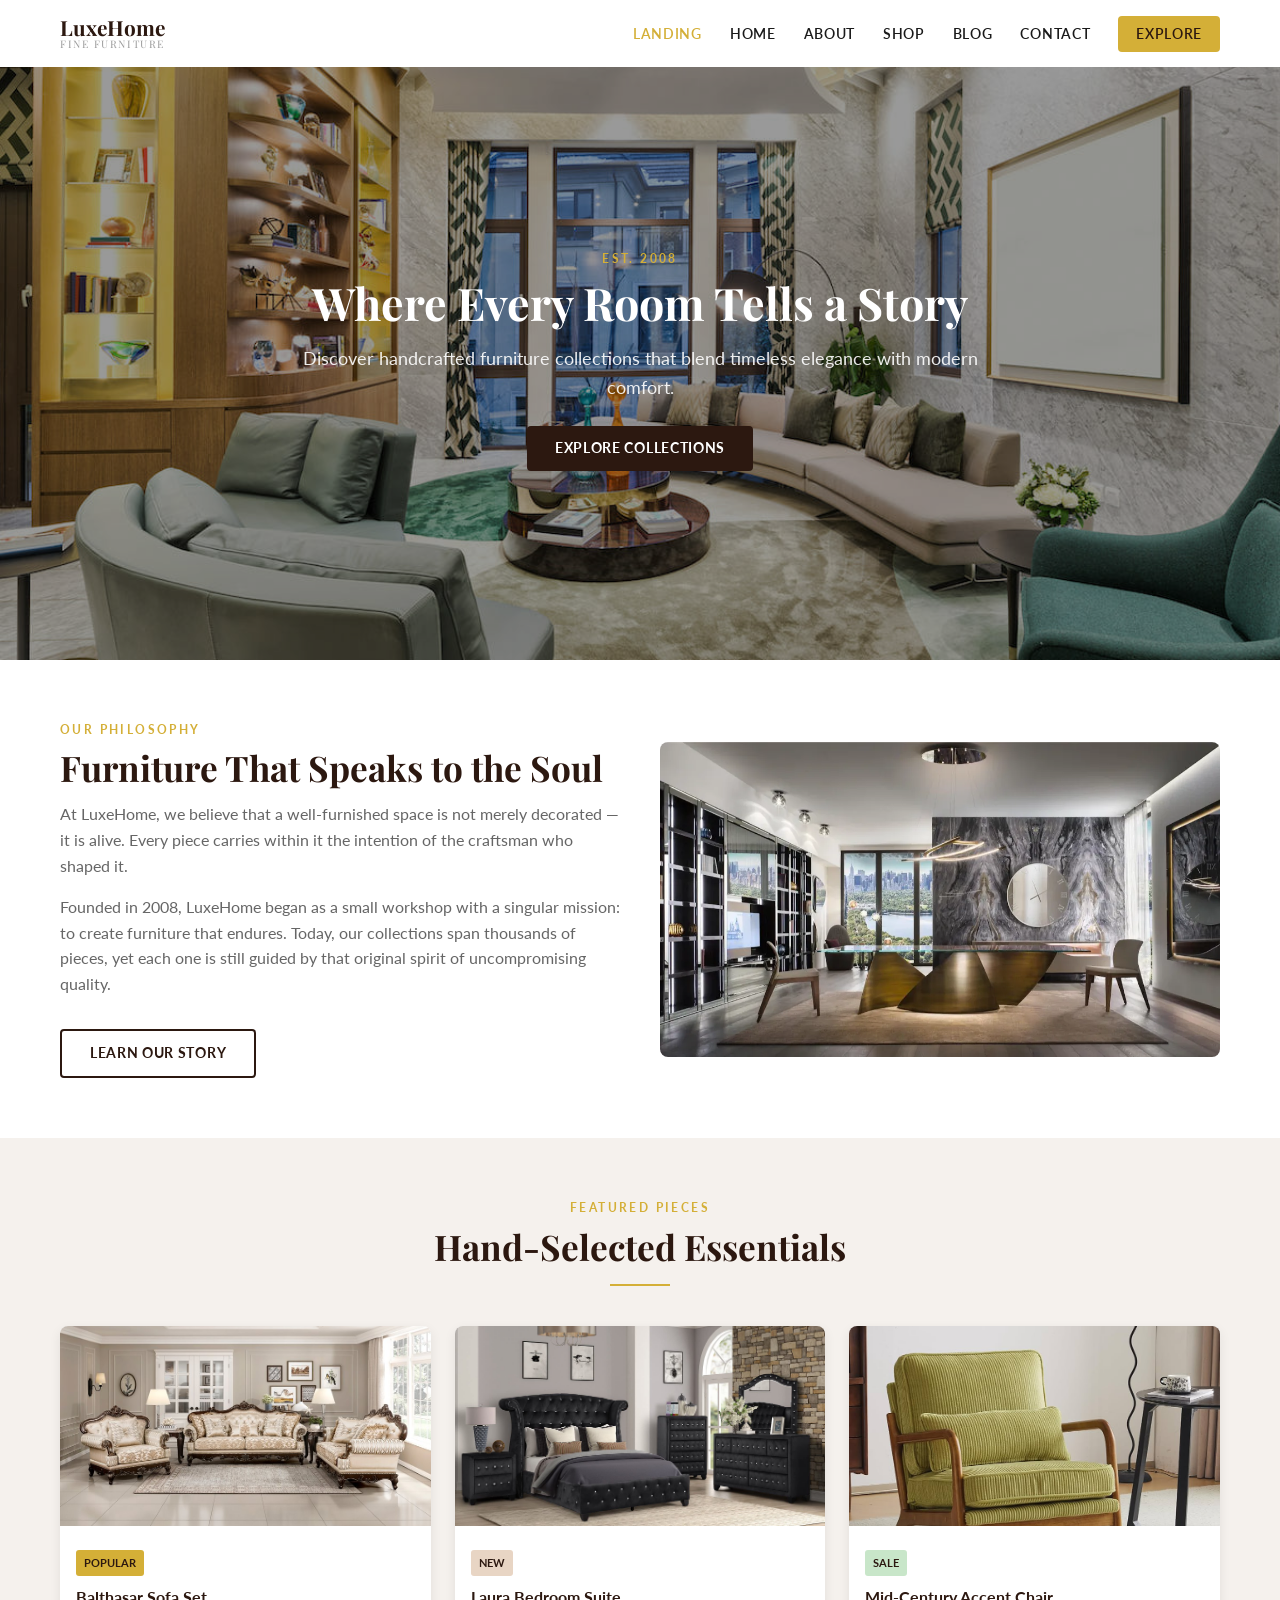
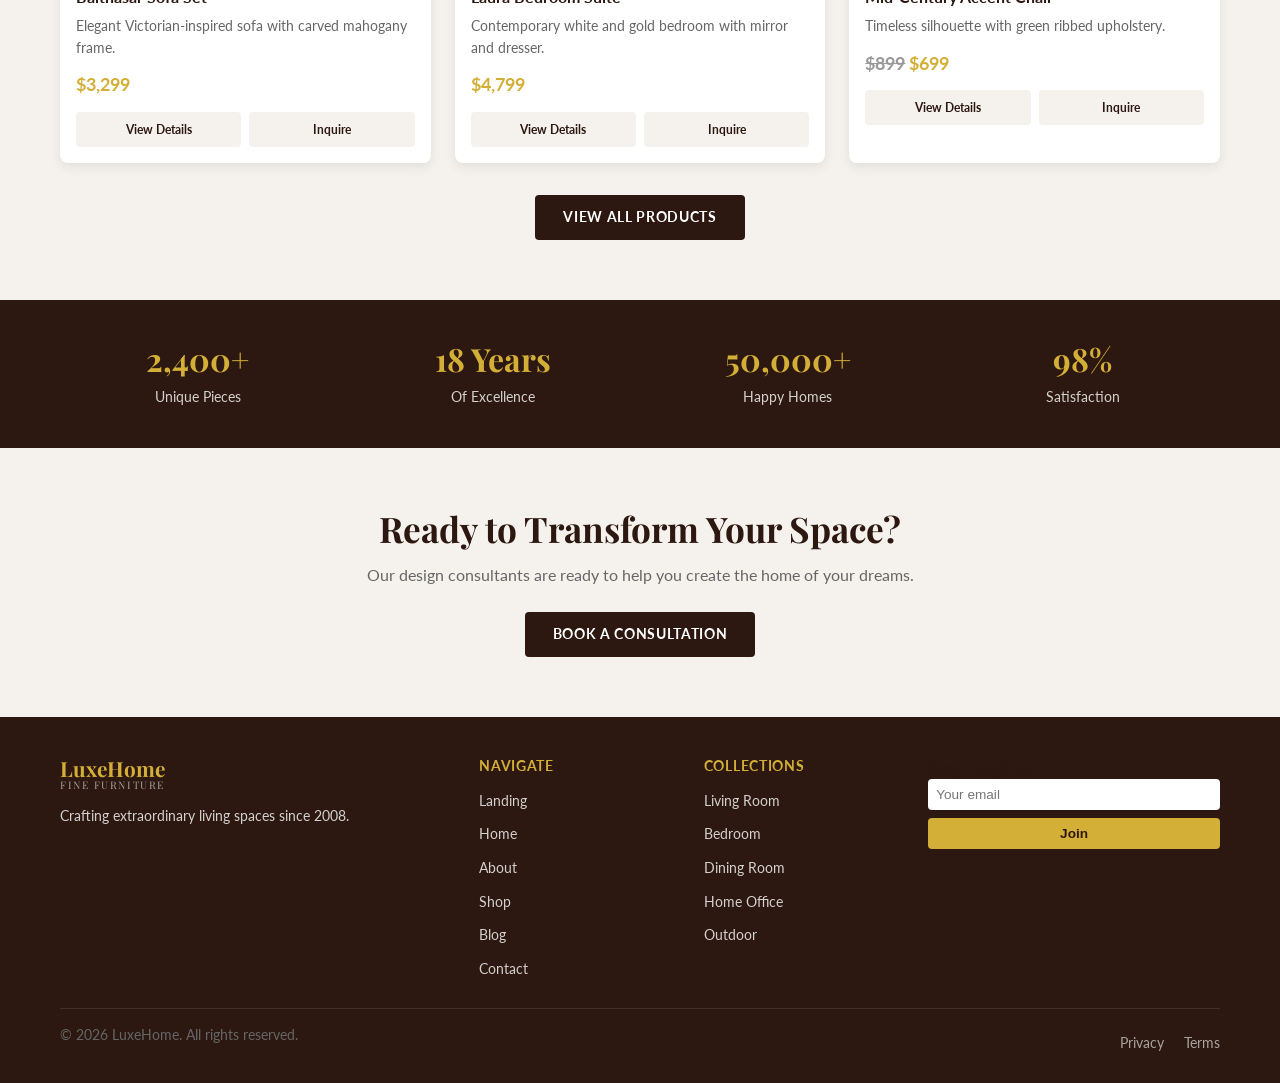
<file: index.html>
<!DOCTYPE html>
<html lang="en">
<head>
  <meta charset="UTF-8" />
  <meta name="viewport" content="width=device-width, initial-scale=1.0" />
  <title>LuxeHome Furniture — Crafted for Living</title>
  <link href="https://fonts.googleapis.com/css2?family=Playfair+Display:wght@700&family=Lato:wght@400;600;700&display=swap" rel="stylesheet" />
  <link rel="stylesheet" href="styles.css" />
</head>
<body>

  <!-- NAVIGATION -->
  <nav class="navbar" id="navbar">
    <div class="container navbar-inner">
      <a href="index.html" class="logo">
        <span>LuxeHome</span>
        <span class="logo-tagline">Fine Furniture</span>
      </a>
      <ul class="nav-links" id="navLinks">
        <li><a href="index.html" class="active">Landing</a></li>
        <li><a href="home.html">Home</a></li>
        <li><a href="about.html">About</a></li>
        <li><a href="shop.html">Shop</a></li>
        <li><a href="blog.html">Blog</a></li>
        <li><a href="contact.html">Contact</a></li>
        <li><a href="shop.html" class="nav-cta">Explore</a></li>
      </ul>
      <div class="hamburger" id="hamburger"><span></span><span></span><span></span></div>
    </div>
  </nav>

  <!-- HERO -->
  <section class="hero">
    <img src="images/hero-living.jpg" alt="LuxeHome Living Room" />
    <div class="hero-content">
      <span class="eyebrow">Est. 2008</span>
      <h1>Where Every Room Tells a Story</h1>
      <p>Discover handcrafted furniture collections that blend timeless elegance with modern comfort.</p>
      <a href="shop.html" class="btn btn-dark">Explore Collections</a>
    </div>
  </section>

  <!-- ABOUT PREVIEW -->
  <section>
    <div class="container">
      <div class="grid-2" style="align-items: center; gap: 40px;">
        <div>
          <span class="eyebrow">Our Philosophy</span>
          <h2>Furniture That Speaks to the Soul</h2>
          <p>At LuxeHome, we believe that a well-furnished space is not merely decorated — it is alive. Every piece carries within it the intention of the craftsman who shaped it.</p>
          <p>Founded in 2008, LuxeHome began as a small workshop with a singular mission: to create furniture that endures. Today, our collections span thousands of pieces, yet each one is still guided by that original spirit of uncompromising quality.</p>
          <a href="about.html" class="btn btn-outline" style="margin-top: 16px;">Learn Our Story</a>
        </div>
        <img src="images/store-interior.webp" alt="LuxeHome Workshop" style="border-radius: 8px; width: 100%; height: auto;" />
      </div>
    </div>
  </section>

  <!-- FEATURED PRODUCTS -->
  <section style="background: var(--light-bg);">
    <div class="container">
      <div class="section-header">
        <span class="eyebrow">Featured Pieces</span>
        <h2>Hand-Selected Essentials</h2>
        <div class="divider"></div>
      </div>
      <div class="grid-3">
        <div class="product-card">
          <img src="images/sofa-set.jpg" alt="Balthasar Sofa" class="product-image" />
          <div class="product-body">
            <span class="product-badge">Popular</span>
            <div class="product-name">Balthasar Sofa Set</div>
            <p class="product-text" style="font-size: 0.85rem; color: var(--text-mid); margin-bottom: 12px;">Elegant Victorian-inspired sofa with carved mahogany frame.</p>
            <div class="product-price">$3,299</div>
            <div class="product-actions">
              <a href="shop.html">View Details</a>
              <a href="#">Inquire</a>
            </div>
          </div>
        </div>
        <div class="product-card">
          <img src="images/bedroom.jpg" alt="Laura Bedroom" class="product-image" />
          <div class="product-body">
            <span class="product-badge" style="background: #e8d5c4; color: var(--primary);">New</span>
            <div class="product-name">Laura Bedroom Suite</div>
            <p class="product-text" style="font-size: 0.85rem; color: var(--text-mid); margin-bottom: 12px;">Contemporary white and gold bedroom with mirror and dresser.</p>
            <div class="product-price">$4,799</div>
            <div class="product-actions">
              <a href="shop.html">View Details</a>
              <a href="#">Inquire</a>
            </div>
          </div>
        </div>
        <div class="product-card">
          <img src="images/accent-chair.jpg" alt="Mid-Century Chair" class="product-image" />
          <div class="product-body">
            <span class="product-badge" style="background: #c8e6c9; color: var(--primary);">Sale</span>
            <div class="product-name">Mid-Century Accent Chair</div>
            <p class="product-text" style="font-size: 0.85rem; color: var(--text-mid); margin-bottom: 12px;">Timeless silhouette with green ribbed upholstery.</p>
            <div class="product-price"><span style="text-decoration: line-through; color: var(--text-light);">$899</span> $699</div>
            <div class="product-actions">
              <a href="shop.html">View Details</a>
              <a href="#">Inquire</a>
            </div>
          </div>
        </div>
      </div>
      <div style="text-align: center; margin-top: 32px;">
        <a href="shop.html" class="btn btn-dark">View All Products</a>
      </div>
    </div>
  </section>

  <!-- STATS -->
  <div class="stats-bar">
    <div class="container">
      <div class="stats-grid">
        <div class="stat-item">
          <h3>2,400+</h3>
          <p>Unique Pieces</p>
        </div>
        <div class="stat-item">
          <h3>18 Years</h3>
          <p>Of Excellence</p>
        </div>
        <div class="stat-item">
          <h3>50,000+</h3>
          <p>Happy Homes</p>
        </div>
        <div class="stat-item">
          <h3>98%</h3>
          <p>Satisfaction</p>
        </div>
      </div>
    </div>
  </div>

  <!-- CTA -->
  <section style="background: var(--light-bg); text-align: center;">
    <div class="container">
      <h2>Ready to Transform Your Space?</h2>
      <p style="margin-bottom: 24px; max-width: 600px; margin-left: auto; margin-right: auto;">Our design consultants are ready to help you create the home of your dreams.</p>
      <a href="contact.html" class="btn btn-dark">Book a Consultation</a>
    </div>
  </section>

  <!-- FOOTER -->
  <footer class="footer">
    <div class="container">
      <div class="footer-grid">
        <div class="footer-brand">
          <div class="logo" style="color: var(--accent); margin-bottom: 12px;">
            <span>LuxeHome</span>
            <span class="logo-tagline" style="color: rgba(255, 255, 255, 0.6);">Fine Furniture</span>
          </div>
          <p>Crafting extraordinary living spaces since 2008.</p>
        </div>
        <div class="footer-col">
          <h4>Navigate</h4>
          <ul>
            <li><a href="index.html">Landing</a></li>
            <li><a href="home.html">Home</a></li>
            <li><a href="about.html">About</a></li>
            <li><a href="shop.html">Shop</a></li>
            <li><a href="blog.html">Blog</a></li>
            <li><a href="contact.html">Contact</a></li>
          </ul>
        </div>
        <div class="footer-col">
          <h4>Collections</h4>
          <ul>
            <li><a href="shop.html">Living Room</a></li>
            <li><a href="shop.html">Bedroom</a></li>
            <li><a href="shop.html">Dining Room</a></li>
            <li><a href="shop.html">Home Office</a></li>
            <li><a href="shop.html">Outdoor</a></li>
          </ul>
        </div>
        <div class="footer-newsletter">
          <h4>Stay Inspired</h4>
          <div class="footer-newsletter">
            <input type="email" placeholder="Your email" />
            <button type="button">Join</button>
          </div>
        </div>
      </div>
      <div class="footer-bottom">
        <p>&copy; 2026 LuxeHome. All rights reserved.</p>
        <div class="footer-bottom-links">
          <a href="#">Privacy</a>
          <a href="#">Terms</a>
        </div>
      </div>
    </div>
  </footer>

  <script>
    window.addEventListener('scroll', () => {
      document.getElementById('navbar').classList.toggle('scrolled', window.scrollY > 40);
    });
    document.getElementById('hamburger').addEventListener('click', () => {
      document.getElementById('navLinks').style.display = 
        document.getElementById('navLinks').style.display === 'flex' ? 'none' : 'flex';
    });
  </script>
</body>
</html>
</file>
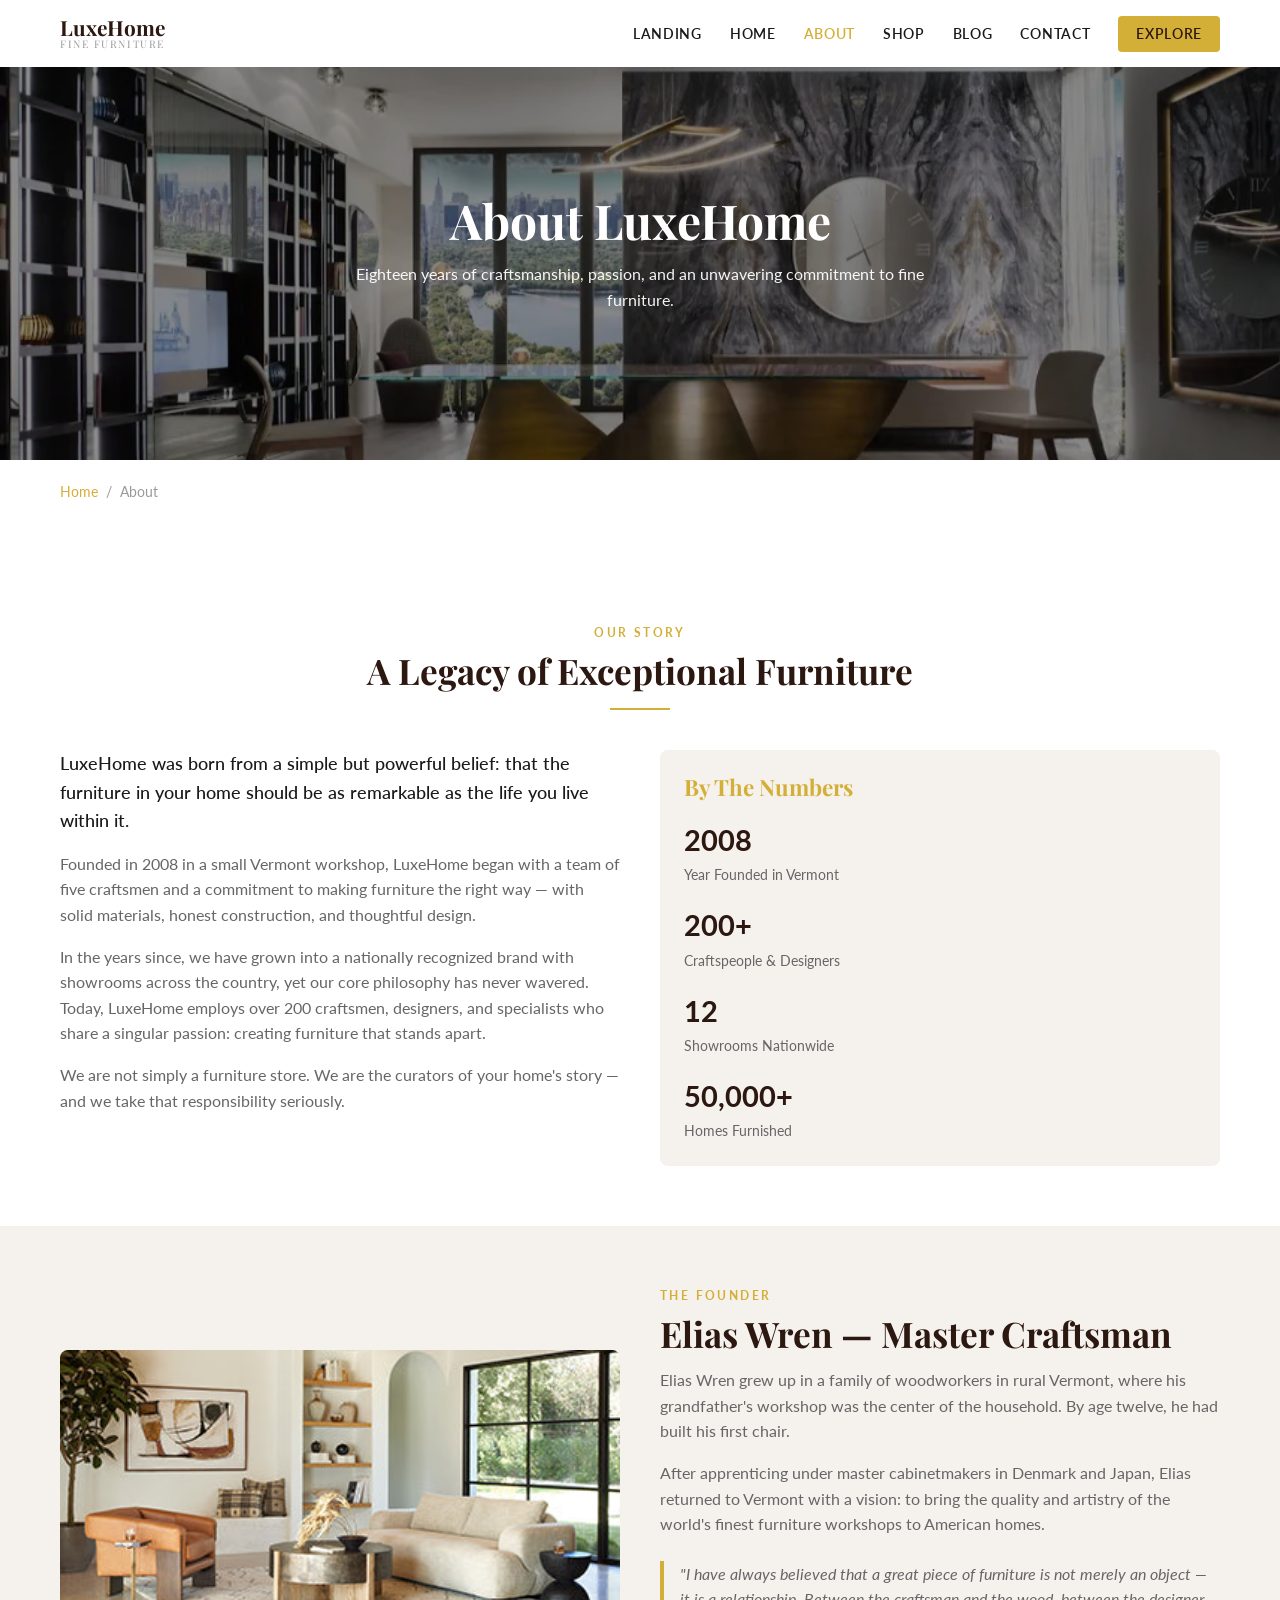
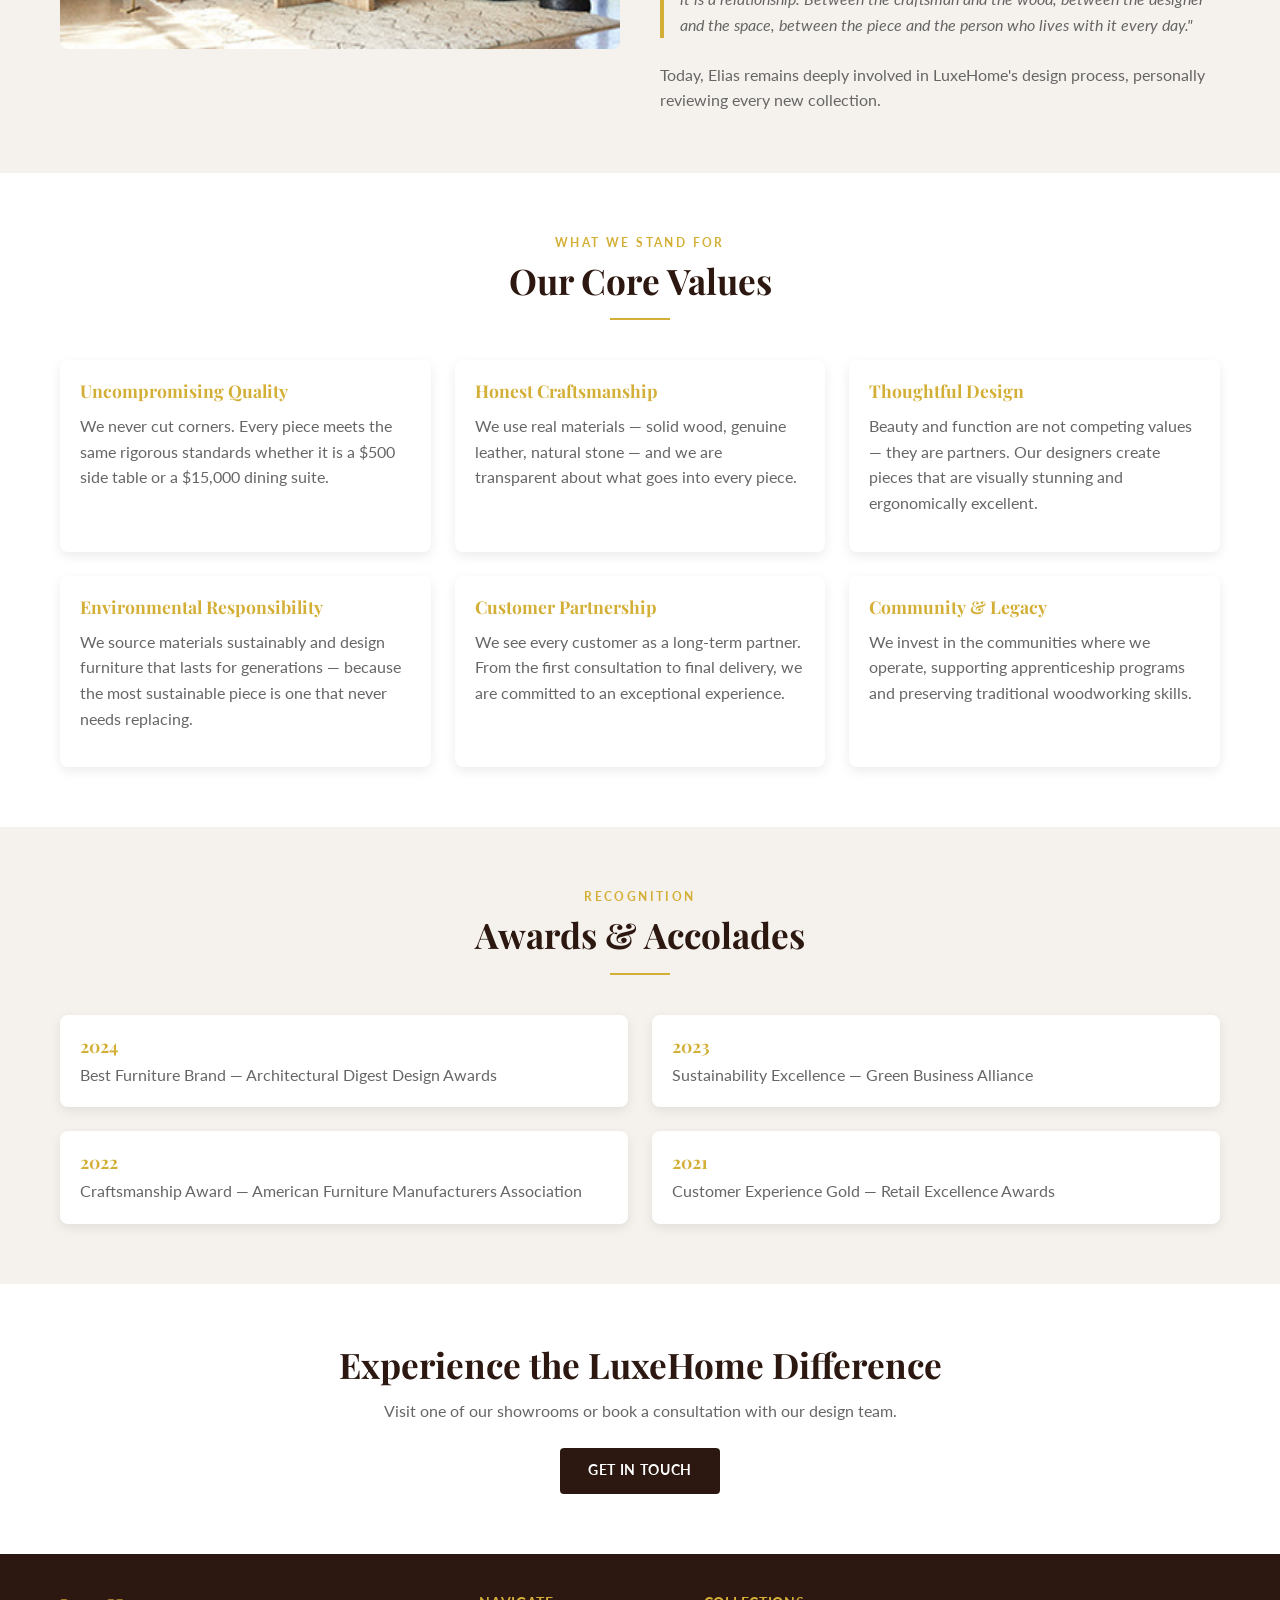
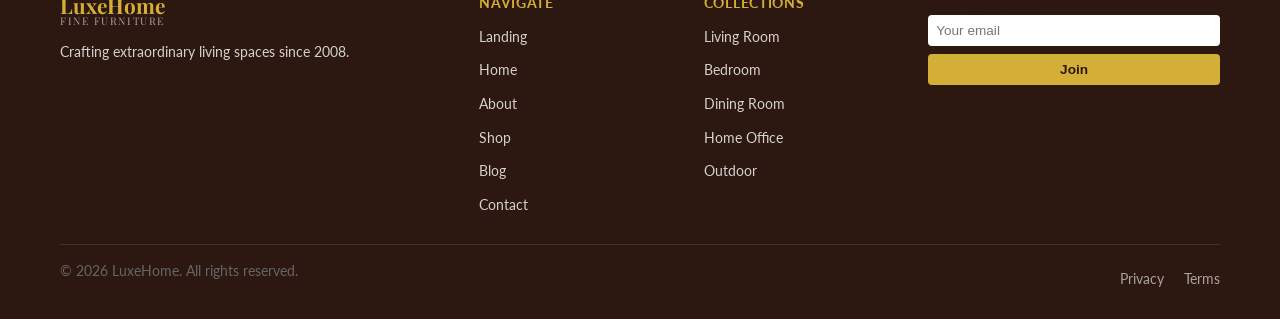
<file: about.html>
<!DOCTYPE html>
<html lang="en">
<head>
  <meta charset="UTF-8" />
  <meta name="viewport" content="width=device-width, initial-scale=1.0" />
  <title>About Us — LuxeHome Furniture</title>
  <link href="https://fonts.googleapis.com/css2?family=Playfair+Display:wght@700&family=Lato:wght@400;600;700&display=swap" rel="stylesheet" />
  <link rel="stylesheet" href="styles.css" />
</head>
<body>

  <!-- NAVIGATION -->
  <nav class="navbar" id="navbar">
    <div class="container navbar-inner">
      <a href="index.html" class="logo">
        <span>LuxeHome</span>
        <span class="logo-tagline">Fine Furniture</span>
      </a>
      <ul class="nav-links" id="navLinks">
        <li><a href="index.html">Landing</a></li>
        <li><a href="home.html">Home</a></li>
        <li><a href="about.html" class="active">About</a></li>
        <li><a href="shop.html">Shop</a></li>
        <li><a href="blog.html">Blog</a></li>
        <li><a href="contact.html">Contact</a></li>
        <li><a href="shop.html" class="nav-cta">Explore</a></li>
      </ul>
      <div class="hamburger" id="hamburger"><span></span><span></span><span></span></div>
    </div>
  </nav>

  <!-- PAGE HERO -->
  <section class="page-hero">
    <img src="images/store-interior.webp" alt="About LuxeHome" />
    <div class="page-hero-overlay"></div>
    <div class="page-hero-content">
      <h1>About LuxeHome</h1>
      <p>Eighteen years of craftsmanship, passion, and an unwavering commitment to fine furniture.</p>
    </div>
  </section>

  <!-- BREADCRUMB -->
  <section style="padding: 20px 0;">
    <div class="container">
      <div class="breadcrumb">
        <a href="index.html">Home</a>
        <span>/</span>
        <span>About</span>
      </div>
    </div>
  </section>

  <!-- OUR STORY -->
  <section>
    <div class="container">
      <div class="section-header">
        <span class="eyebrow">Our Story</span>
        <h2>A Legacy of Exceptional Furniture</h2>
        <div class="divider"></div>
      </div>
      <div class="grid-2" style="gap: 40px; align-items: start;">
        <div>
          <p class="lead">LuxeHome was born from a simple but powerful belief: that the furniture in your home should be as remarkable as the life you live within it.</p>
          <p>Founded in 2008 in a small Vermont workshop, LuxeHome began with a team of five craftsmen and a commitment to making furniture the right way — with solid materials, honest construction, and thoughtful design.</p>
          <p>In the years since, we have grown into a nationally recognized brand with showrooms across the country, yet our core philosophy has never wavered. Today, LuxeHome employs over 200 craftsmen, designers, and specialists who share a singular passion: creating furniture that stands apart.</p>
          <p>We are not simply a furniture store. We are the curators of your home's story — and we take that responsibility seriously.</p>
        </div>
        <div style="background: var(--light-bg); padding: 24px; border-radius: 8px;">
          <h3 style="color: var(--accent); margin-bottom: 16px;">By The Numbers</h3>
          <div style="display: flex; flex-direction: column; gap: 16px;">
            <div>
              <div style="font-size: 1.8rem; font-weight: 700; color: var(--primary);">2008</div>
              <p style="margin: 0; font-size: 0.9rem; color: var(--text-mid);">Year Founded in Vermont</p>
            </div>
            <div>
              <div style="font-size: 1.8rem; font-weight: 700; color: var(--primary);">200+</div>
              <p style="margin: 0; font-size: 0.9rem; color: var(--text-mid);">Craftspeople & Designers</p>
            </div>
            <div>
              <div style="font-size: 1.8rem; font-weight: 700; color: var(--primary);">12</div>
              <p style="margin: 0; font-size: 0.9rem; color: var(--text-mid);">Showrooms Nationwide</p>
            </div>
            <div>
              <div style="font-size: 1.8rem; font-weight: 700; color: var(--primary);">50,000+</div>
              <p style="margin: 0; font-size: 0.9rem; color: var(--text-mid);">Homes Furnished</p>
            </div>
          </div>
        </div>
      </div>
    </div>
  </section>

  <!-- FOUNDER -->
  <section style="background: var(--light-bg);">
    <div class="container">
      <div class="grid-2" style="gap: 40px; align-items: center;">
        <img src="images/contemporary.jpg" alt="Founder" style="border-radius: 8px; width: 100%; height: auto;" />
        <div>
          <span class="eyebrow">The Founder</span>
          <h2>Elias Wren — Master Craftsman</h2>
          <p>Elias Wren grew up in a family of woodworkers in rural Vermont, where his grandfather's workshop was the center of the household. By age twelve, he had built his first chair.</p>
          <p>After apprenticing under master cabinetmakers in Denmark and Japan, Elias returned to Vermont with a vision: to bring the quality and artistry of the world's finest furniture workshops to American homes.</p>
          <blockquote style="border-left: 4px solid var(--accent); padding-left: 16px; margin: 24px 0; font-style: italic; color: var(--text-mid);">
            "I have always believed that a great piece of furniture is not merely an object — it is a relationship. Between the craftsman and the wood, between the designer and the space, between the piece and the person who lives with it every day."
          </blockquote>
          <p style="margin-bottom: 0;">Today, Elias remains deeply involved in LuxeHome's design process, personally reviewing every new collection.</p>
        </div>
      </div>
    </div>
  </section>

  <!-- VALUES -->
  <section>
    <div class="container">
      <div class="section-header">
        <span class="eyebrow">What We Stand For</span>
        <h2>Our Core Values</h2>
        <div class="divider"></div>
      </div>
      <div class="grid-3">
        <div class="card">
          <div class="card-body">
            <h4 style="color: var(--accent); margin-bottom: 12px;">Uncompromising Quality</h4>
            <p>We never cut corners. Every piece meets the same rigorous standards whether it is a $500 side table or a $15,000 dining suite.</p>
          </div>
        </div>
        <div class="card">
          <div class="card-body">
            <h4 style="color: var(--accent); margin-bottom: 12px;">Honest Craftsmanship</h4>
            <p>We use real materials — solid wood, genuine leather, natural stone — and we are transparent about what goes into every piece.</p>
          </div>
        </div>
        <div class="card">
          <div class="card-body">
            <h4 style="color: var(--accent); margin-bottom: 12px;">Thoughtful Design</h4>
            <p>Beauty and function are not competing values — they are partners. Our designers create pieces that are visually stunning and ergonomically excellent.</p>
          </div>
        </div>
        <div class="card">
          <div class="card-body">
            <h4 style="color: var(--accent); margin-bottom: 12px;">Environmental Responsibility</h4>
            <p>We source materials sustainably and design furniture that lasts for generations — because the most sustainable piece is one that never needs replacing.</p>
          </div>
        </div>
        <div class="card">
          <div class="card-body">
            <h4 style="color: var(--accent); margin-bottom: 12px;">Customer Partnership</h4>
            <p>We see every customer as a long-term partner. From the first consultation to final delivery, we are committed to an exceptional experience.</p>
          </div>
        </div>
        <div class="card">
          <div class="card-body">
            <h4 style="color: var(--accent); margin-bottom: 12px;">Community & Legacy</h4>
            <p>We invest in the communities where we operate, supporting apprenticeship programs and preserving traditional woodworking skills.</p>
          </div>
        </div>
      </div>
    </div>
  </section>

  <!-- AWARDS -->
  <section style="background: var(--light-bg);">
    <div class="container">
      <div class="section-header">
        <span class="eyebrow">Recognition</span>
        <h2>Awards & Accolades</h2>
        <div class="divider"></div>
      </div>
      <div class="grid-2">
        <div class="card">
          <div class="card-body">
            <h4 style="color: var(--accent); margin-bottom: 6px;">2024</h4>
            <p style="margin-bottom: 0;">Best Furniture Brand — Architectural Digest Design Awards</p>
          </div>
        </div>
        <div class="card">
          <div class="card-body">
            <h4 style="color: var(--accent); margin-bottom: 6px;">2023</h4>
            <p style="margin-bottom: 0;">Sustainability Excellence — Green Business Alliance</p>
          </div>
        </div>
        <div class="card">
          <div class="card-body">
            <h4 style="color: var(--accent); margin-bottom: 6px;">2022</h4>
            <p style="margin-bottom: 0;">Craftsmanship Award — American Furniture Manufacturers Association</p>
          </div>
        </div>
        <div class="card">
          <div class="card-body">
            <h4 style="color: var(--accent); margin-bottom: 6px;">2021</h4>
            <p style="margin-bottom: 0;">Customer Experience Gold — Retail Excellence Awards</p>
          </div>
        </div>
      </div>
    </div>
  </section>

  <!-- CTA -->
  <section style="text-align: center;">
    <div class="container">
      <h2>Experience the LuxeHome Difference</h2>
      <p style="margin-bottom: 24px; max-width: 600px; margin-left: auto; margin-right: auto;">Visit one of our showrooms or book a consultation with our design team.</p>
      <a href="contact.html" class="btn btn-dark">Get in Touch</a>
    </div>
  </section>

  <!-- FOOTER -->
  <footer class="footer">
    <div class="container">
      <div class="footer-grid">
        <div class="footer-brand">
          <div class="logo" style="color: var(--accent); margin-bottom: 12px;">
            <span>LuxeHome</span>
            <span class="logo-tagline" style="color: rgba(255, 255, 255, 0.6);">Fine Furniture</span>
          </div>
          <p>Crafting extraordinary living spaces since 2008.</p>
        </div>
        <div class="footer-col">
          <h4>Navigate</h4>
          <ul>
            <li><a href="index.html">Landing</a></li>
            <li><a href="home.html">Home</a></li>
            <li><a href="about.html">About</a></li>
            <li><a href="shop.html">Shop</a></li>
            <li><a href="blog.html">Blog</a></li>
            <li><a href="contact.html">Contact</a></li>
          </ul>
        </div>
        <div class="footer-col">
          <h4>Collections</h4>
          <ul>
            <li><a href="shop.html">Living Room</a></li>
            <li><a href="shop.html">Bedroom</a></li>
            <li><a href="shop.html">Dining Room</a></li>
            <li><a href="shop.html">Home Office</a></li>
            <li><a href="shop.html">Outdoor</a></li>
          </ul>
        </div>
        <div class="footer-newsletter">
          <h4>Stay Inspired</h4>
          <div class="footer-newsletter">
            <input type="email" placeholder="Your email" />
            <button type="button">Join</button>
          </div>
        </div>
      </div>
      <div class="footer-bottom">
        <p>&copy; 2026 LuxeHome. All rights reserved.</p>
        <div class="footer-bottom-links">
          <a href="#">Privacy</a>
          <a href="#">Terms</a>
        </div>
      </div>
    </div>
  </footer>

  <script>
    window.addEventListener('scroll', () => {
      document.getElementById('navbar').classList.toggle('scrolled', window.scrollY > 40);
    });
    document.getElementById('hamburger').addEventListener('click', () => {
      document.getElementById('navLinks').style.display = 
        document.getElementById('navLinks').style.display === 'flex' ? 'none' : 'flex';
    });
  </script>
</body>
</html>
</file>
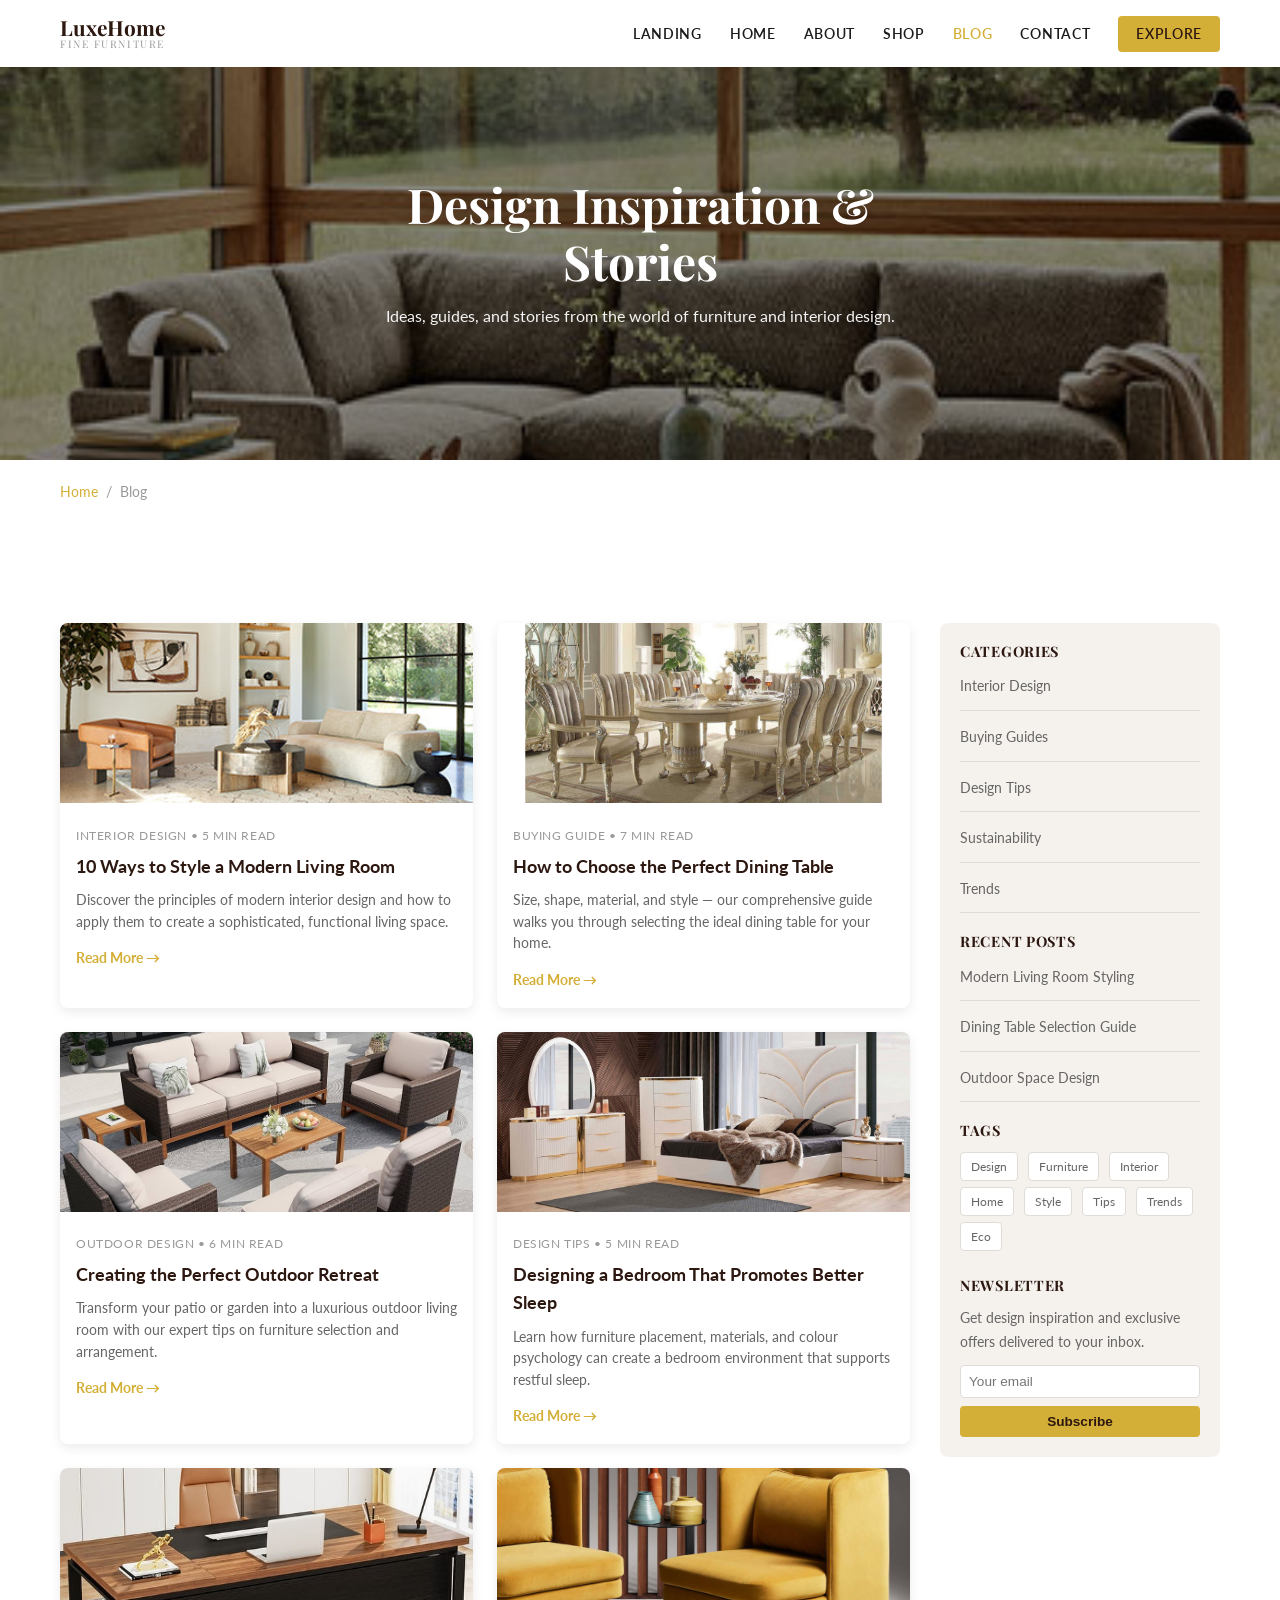
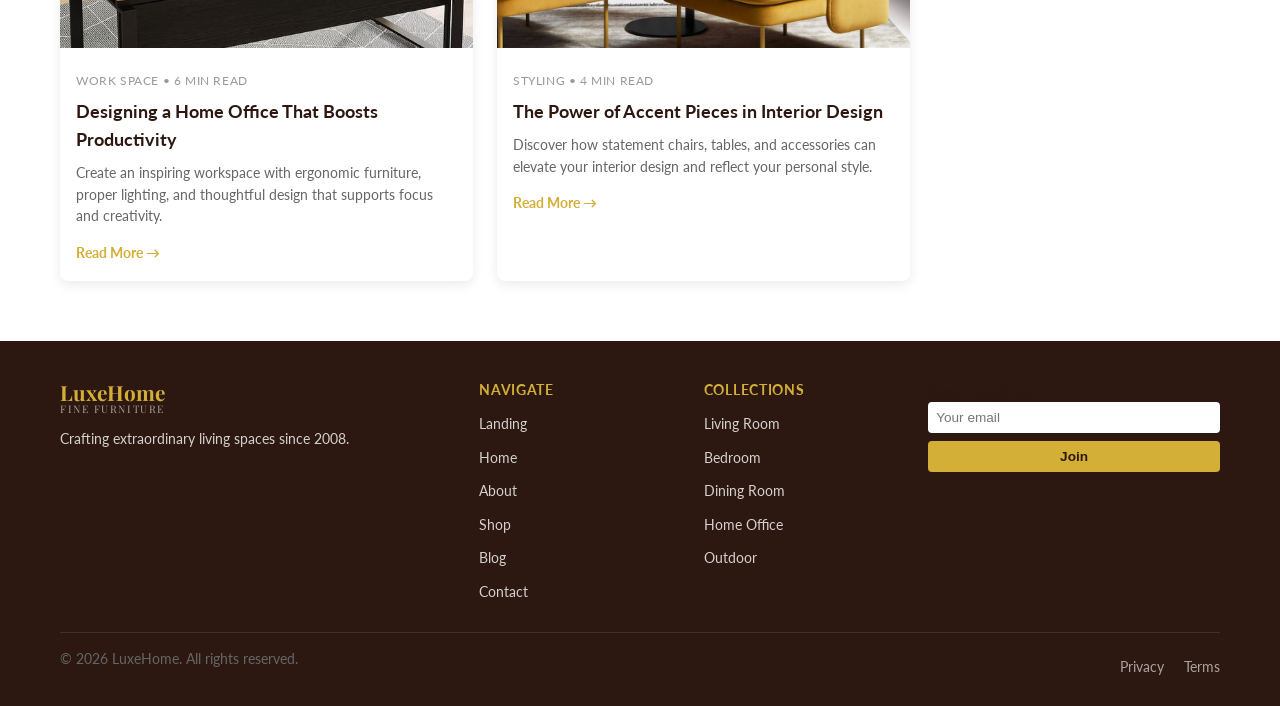
<file: blog.html>
<!DOCTYPE html>
<html lang="en">
<head>
  <meta charset="UTF-8" />
  <meta name="viewport" content="width=device-width, initial-scale=1.0" />
  <title>Blog — LuxeHome Furniture</title>
  <link href="https://fonts.googleapis.com/css2?family=Playfair+Display:wght@700&family=Lato:wght@400;600;700&display=swap" rel="stylesheet" />
  <link rel="stylesheet" href="styles.css" />
  <style>
    .blog-container {
      display: grid;
      grid-template-columns: 1fr 280px;
      gap: 30px;
    }
    .blog-grid {
      display: grid;
      grid-template-columns: repeat(2, 1fr);
      gap: 24px;
    }
    .blog-card {
      background: var(--white);
      border-radius: 8px;
      overflow: hidden;
      box-shadow: var(--shadow);
      transition: var(--transition);
    }
    .blog-card:hover {
      transform: translateY(-4px);
      box-shadow: 0 8px 20px rgba(0, 0, 0, 0.12);
    }
    .blog-image {
      width: 100%;
      height: 180px;
      object-fit: cover;
    }
    .blog-body {
      padding: 16px;
    }
    .blog-meta {
      font-size: 0.75rem;
      color: var(--text-light);
      text-transform: uppercase;
      letter-spacing: 0.05em;
      margin-bottom: 8px;
    }
    .blog-title {
      font-size: 1.1rem;
      font-weight: 700;
      margin-bottom: 8px;
      color: var(--primary);
    }
    .blog-excerpt {
      font-size: 0.9rem;
      color: var(--text-mid);
      margin-bottom: 12px;
      line-height: 1.5;
    }
    .blog-read-more {
      font-size: 0.85rem;
      font-weight: 700;
      color: var(--accent);
    }
    .sidebar {
      background: var(--light-bg);
      padding: 20px;
      border-radius: 8px;
      height: fit-content;
    }
    .sidebar h4 {
      font-size: 0.9rem;
      text-transform: uppercase;
      letter-spacing: 0.05em;
      color: var(--primary);
      margin-bottom: 12px;
      margin-top: 20px;
    }
    .sidebar h4:first-child {
      margin-top: 0;
    }
    .sidebar-item {
      margin-bottom: 12px;
      padding-bottom: 12px;
      border-bottom: 1px solid var(--border);
    }
    .sidebar-item:last-child {
      border-bottom: none;
      margin-bottom: 0;
      padding-bottom: 0;
    }
    .sidebar-item a {
      font-size: 0.9rem;
      color: var(--text-mid);
    }
    .sidebar-item a:hover {
      color: var(--accent);
    }
    .tag {
      display: inline-block;
      background: var(--white);
      border: 1px solid var(--border);
      padding: 4px 10px;
      border-radius: 4px;
      font-size: 0.75rem;
      margin-right: 6px;
      margin-bottom: 6px;
      color: var(--text-mid);
      transition: var(--transition);
    }
    .tag:hover {
      border-color: var(--accent);
      color: var(--accent);
    }
    @media (max-width: 1024px) {
      .blog-container {
        grid-template-columns: 1fr;
      }
      .blog-grid {
        grid-template-columns: 1fr;
      }
    }
  </style>
</head>
<body>

  <!-- NAVIGATION -->
  <nav class="navbar" id="navbar">
    <div class="container navbar-inner">
      <a href="index.html" class="logo">
        <span>LuxeHome</span>
        <span class="logo-tagline">Fine Furniture</span>
      </a>
      <ul class="nav-links" id="navLinks">
        <li><a href="index.html">Landing</a></li>
        <li><a href="home.html">Home</a></li>
        <li><a href="about.html">About</a></li>
        <li><a href="shop.html">Shop</a></li>
        <li><a href="blog.html" class="active">Blog</a></li>
        <li><a href="contact.html">Contact</a></li>
        <li><a href="shop.html" class="nav-cta">Explore</a></li>
      </ul>
      <div class="hamburger" id="hamburger"><span></span><span></span><span></span></div>
    </div>
  </nav>

  <!-- PAGE HERO -->
  <section class="page-hero">
    <img src="images/modern-living.jpg" alt="Blog" />
    <div class="page-hero-overlay"></div>
    <div class="page-hero-content">
      <h1>Design Inspiration & Stories</h1>
      <p>Ideas, guides, and stories from the world of furniture and interior design.</p>
    </div>
  </section>

  <!-- BREADCRUMB -->
  <section style="padding: 20px 0;">
    <div class="container">
      <div class="breadcrumb">
        <a href="index.html">Home</a>
        <span>/</span>
        <span>Blog</span>
      </div>
    </div>
  </section>

  <!-- BLOG CONTENT -->
  <section>
    <div class="container">
      <div class="blog-container">
        <!-- ARTICLES -->
        <div>
          <div class="blog-grid">
            <!-- Article 1 -->
            <div class="blog-card">
              <img src="images/contemporary.jpg" alt="Modern Living Room" class="blog-image" />
              <div class="blog-body">
                <div class="blog-meta">Interior Design • 5 min read</div>
                <div class="blog-title">10 Ways to Style a Modern Living Room</div>
                <p class="blog-excerpt">Discover the principles of modern interior design and how to apply them to create a sophisticated, functional living space.</p>
                <a href="#" class="blog-read-more">Read More →</a>
              </div>
            </div>

            <!-- Article 2 -->
            <div class="blog-card">
              <img src="images/dining2.jpg" alt="Dining Guide" class="blog-image" />
              <div class="blog-body">
                <div class="blog-meta">Buying Guide • 7 min read</div>
                <div class="blog-title">How to Choose the Perfect Dining Table</div>
                <p class="blog-excerpt">Size, shape, material, and style — our comprehensive guide walks you through selecting the ideal dining table for your home.</p>
                <a href="#" class="blog-read-more">Read More →</a>
              </div>
            </div>

            <!-- Article 3 -->
            <div class="blog-card">
              <img src="images/outdoor.jpg" alt="Outdoor Living" class="blog-image" />
              <div class="blog-body">
                <div class="blog-meta">Outdoor Design • 6 min read</div>
                <div class="blog-title">Creating the Perfect Outdoor Retreat</div>
                <p class="blog-excerpt">Transform your patio or garden into a luxurious outdoor living room with our expert tips on furniture selection and arrangement.</p>
                <a href="#" class="blog-read-more">Read More →</a>
              </div>
            </div>

            <!-- Article 4 -->
            <div class="blog-card">
              <img src="images/bedroom2.jpg" alt="Bedroom Design" class="blog-image" />
              <div class="blog-body">
                <div class="blog-meta">Design Tips • 5 min read</div>
                <div class="blog-title">Designing a Bedroom That Promotes Better Sleep</div>
                <p class="blog-excerpt">Learn how furniture placement, materials, and colour psychology can create a bedroom environment that supports restful sleep.</p>
                <a href="#" class="blog-read-more">Read More →</a>
              </div>
            </div>

            <!-- Article 5 -->
            <div class="blog-card">
              <img src="images/office-desk.jpg" alt="Home Office" class="blog-image" />
              <div class="blog-body">
                <div class="blog-meta">Work Space • 6 min read</div>
                <div class="blog-title">Designing a Home Office That Boosts Productivity</div>
                <p class="blog-excerpt">Create an inspiring workspace with ergonomic furniture, proper lighting, and thoughtful design that supports focus and creativity.</p>
                <a href="#" class="blog-read-more">Read More →</a>
              </div>
            </div>

            <!-- Article 6 -->
            <div class="blog-card">
              <img src="images/accent-chairs.jpg" alt="Accent Pieces" class="blog-image" />
              <div class="blog-body">
                <div class="blog-meta">Styling • 4 min read</div>
                <div class="blog-title">The Power of Accent Pieces in Interior Design</div>
                <p class="blog-excerpt">Discover how statement chairs, tables, and accessories can elevate your interior design and reflect your personal style.</p>
                <a href="#" class="blog-read-more">Read More →</a>
              </div>
            </div>
          </div>
        </div>

        <!-- SIDEBAR -->
        <aside class="sidebar">
          <h4>Categories</h4>
          <div class="sidebar-item"><a href="#">Interior Design</a></div>
          <div class="sidebar-item"><a href="#">Buying Guides</a></div>
          <div class="sidebar-item"><a href="#">Design Tips</a></div>
          <div class="sidebar-item"><a href="#">Sustainability</a></div>
          <div class="sidebar-item"><a href="#">Trends</a></div>

          <h4>Recent Posts</h4>
          <div class="sidebar-item"><a href="#">Modern Living Room Styling</a></div>
          <div class="sidebar-item"><a href="#">Dining Table Selection Guide</a></div>
          <div class="sidebar-item"><a href="#">Outdoor Space Design</a></div>

          <h4>Tags</h4>
          <div style="margin-top: 12px;">
            <span class="tag">Design</span>
            <span class="tag">Furniture</span>
            <span class="tag">Interior</span>
            <span class="tag">Home</span>
            <span class="tag">Style</span>
            <span class="tag">Tips</span>
            <span class="tag">Trends</span>
            <span class="tag">Eco</span>
          </div>

          <h4>Newsletter</h4>
          <p style="font-size: 0.9rem; margin-bottom: 12px;">Get design inspiration and exclusive offers delivered to your inbox.</p>
          <input type="email" placeholder="Your email" style="width: 100%; padding: 8px; border: 1px solid var(--border); border-radius: 4px; margin-bottom: 8px; font-size: 0.85rem;" />
          <button style="width: 100%; padding: 8px; background: var(--accent); color: var(--primary); border: none; border-radius: 4px; font-weight: 700; font-size: 0.85rem; cursor: pointer;">Subscribe</button>
        </aside>
      </div>
    </div>
  </section>

  <!-- FOOTER -->
  <footer class="footer">
    <div class="container">
      <div class="footer-grid">
        <div class="footer-brand">
          <div class="logo" style="color: var(--accent); margin-bottom: 12px;">
            <span>LuxeHome</span>
            <span class="logo-tagline" style="color: rgba(255, 255, 255, 0.6);">Fine Furniture</span>
          </div>
          <p>Crafting extraordinary living spaces since 2008.</p>
        </div>
        <div class="footer-col">
          <h4>Navigate</h4>
          <ul>
            <li><a href="index.html">Landing</a></li>
            <li><a href="home.html">Home</a></li>
            <li><a href="about.html">About</a></li>
            <li><a href="shop.html">Shop</a></li>
            <li><a href="blog.html">Blog</a></li>
            <li><a href="contact.html">Contact</a></li>
          </ul>
        </div>
        <div class="footer-col">
          <h4>Collections</h4>
          <ul>
            <li><a href="shop.html">Living Room</a></li>
            <li><a href="shop.html">Bedroom</a></li>
            <li><a href="shop.html">Dining Room</a></li>
            <li><a href="shop.html">Home Office</a></li>
            <li><a href="shop.html">Outdoor</a></li>
          </ul>
        </div>
        <div class="footer-newsletter">
          <h4>Stay Inspired</h4>
          <div class="footer-newsletter">
            <input type="email" placeholder="Your email" />
            <button type="button">Join</button>
          </div>
        </div>
      </div>
      <div class="footer-bottom">
        <p>&copy; 2026 LuxeHome. All rights reserved.</p>
        <div class="footer-bottom-links">
          <a href="#">Privacy</a>
          <a href="#">Terms</a>
        </div>
      </div>
    </div>
  </footer>

  <script>
    window.addEventListener('scroll', () => {
      document.getElementById('navbar').classList.toggle('scrolled', window.scrollY > 40);
    });
    document.getElementById('hamburger').addEventListener('click', () => {
      document.getElementById('navLinks').style.display = 
        document.getElementById('navLinks').style.display === 'flex' ? 'none' : 'flex';
    });
  </script>
</body>
</html>
</file>
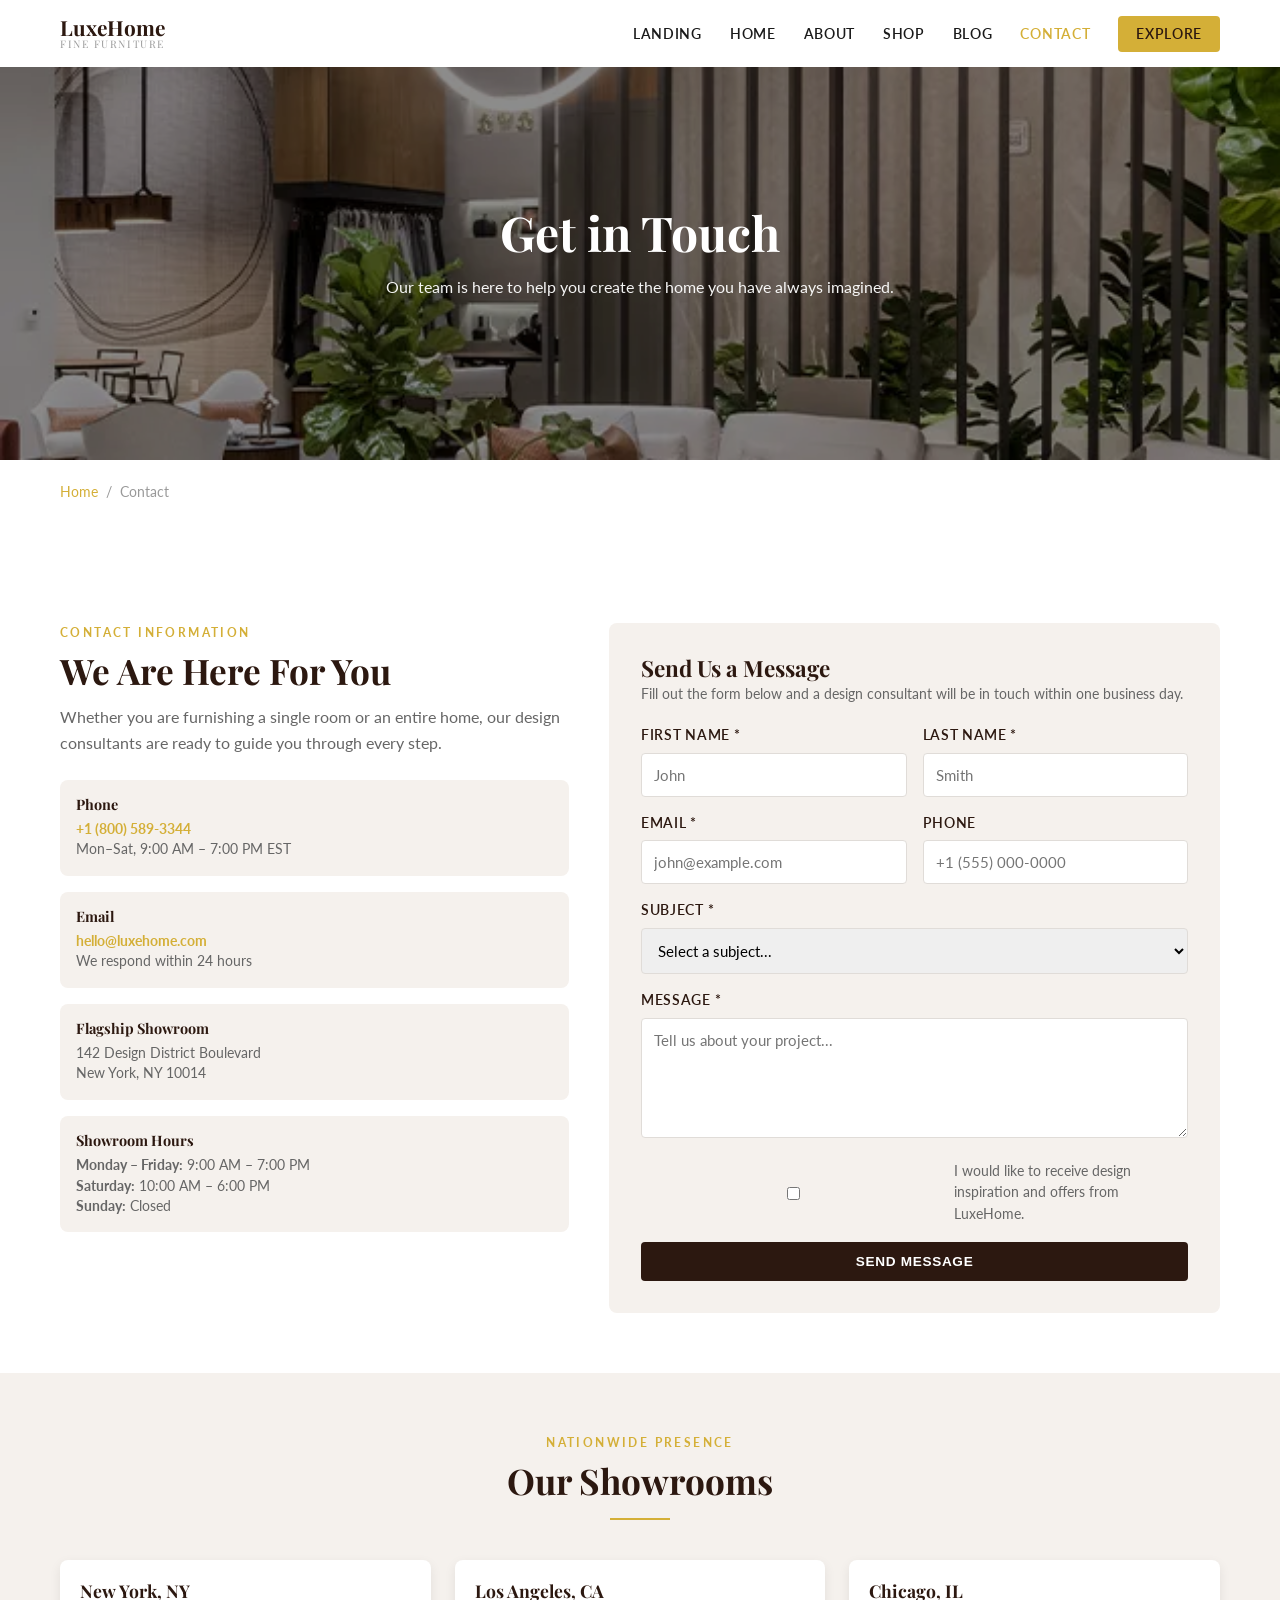
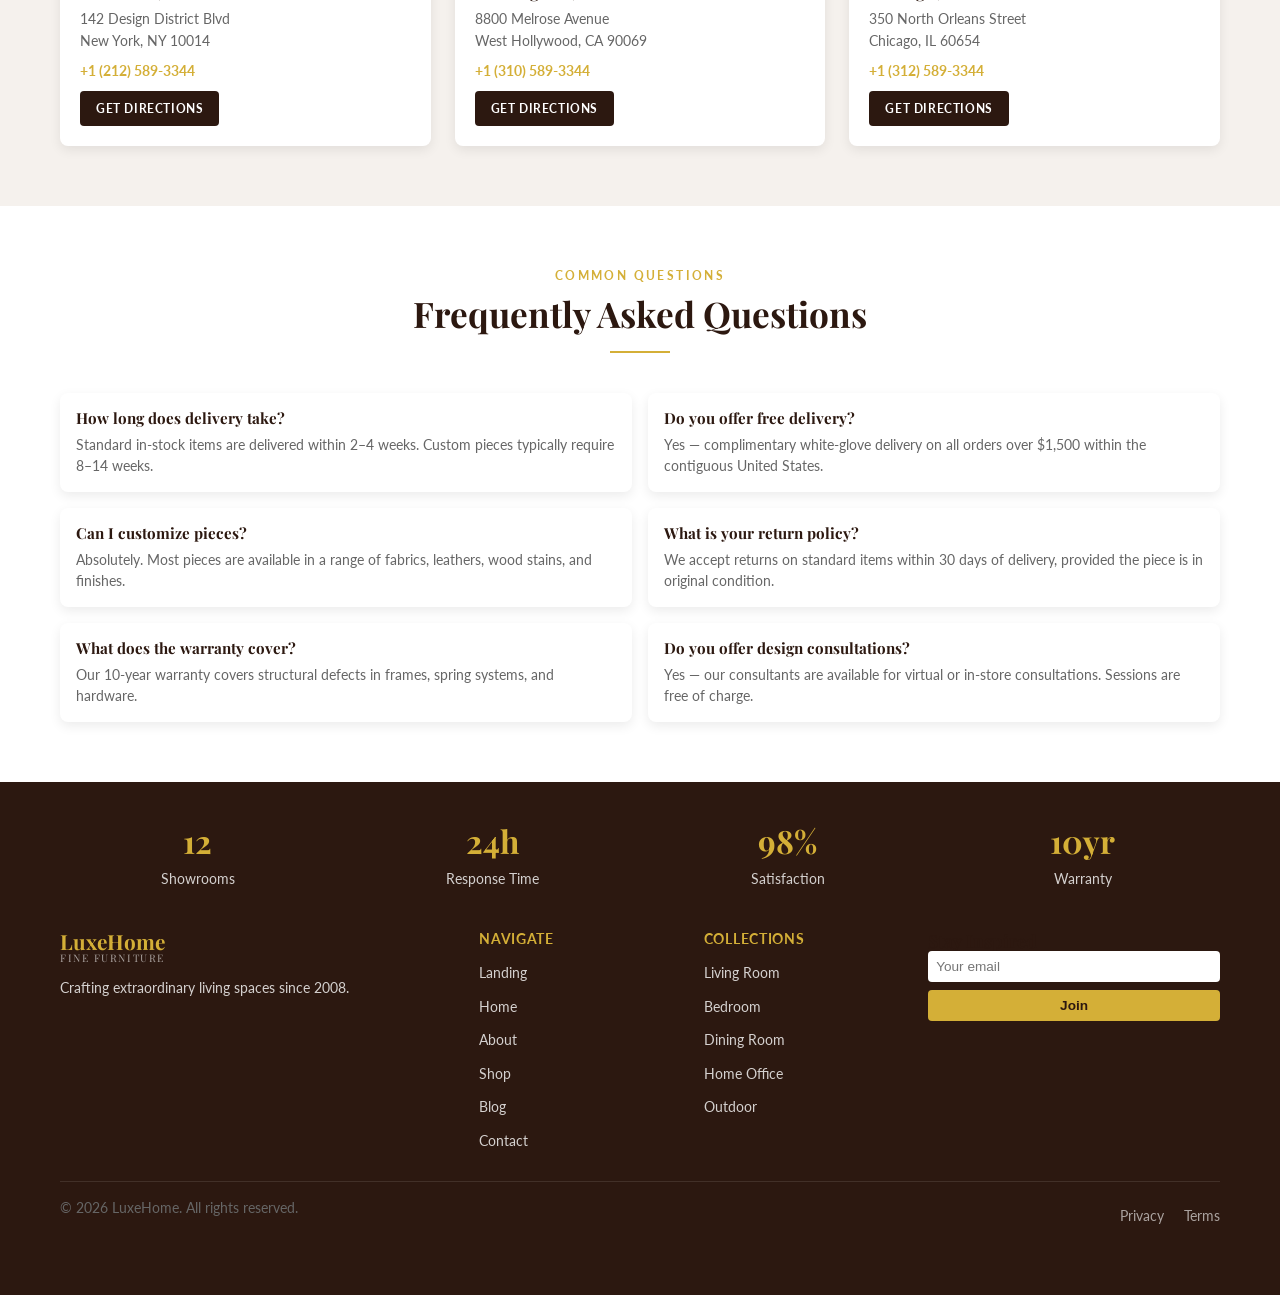
<file: contact.html>
<!DOCTYPE html>
<html lang="en">
<head>
  <meta charset="UTF-8" />
  <meta name="viewport" content="width=device-width, initial-scale=1.0" />
  <title>Contact — LuxeHome Furniture</title>
  <link href="https://fonts.googleapis.com/css2?family=Playfair+Display:wght@700&family=Lato:wght@400;600;700&display=swap" rel="stylesheet" />
  <link rel="stylesheet" href="styles.css" />
  <style>
    .contact-grid {
      display: grid;
      grid-template-columns: 1fr 1.2fr;
      gap: 40px;
      align-items: start;
    }
    .contact-card {
      background: var(--light-bg);
      padding: 16px;
      border-radius: 8px;
      margin-bottom: 16px;
    }
    .contact-card h4 {
      font-size: 0.9rem;
      font-weight: 700;
      color: var(--primary);
      margin-bottom: 6px;
    }
    .contact-card p {
      font-size: 0.85rem;
      color: var(--text-mid);
      margin: 0;
      line-height: 1.5;
    }
    .contact-card a {
      color: var(--accent);
      font-weight: 700;
    }
    .form-row {
      display: grid;
      grid-template-columns: 1fr 1fr;
      gap: 16px;
    }
    .contact-form-wrap {
      background: var(--light-bg);
      border-radius: 8px;
      padding: 32px;
    }
    .faq-grid {
      display: grid;
      grid-template-columns: repeat(2, 1fr);
      gap: 16px;
    }
    .faq-item {
      background: var(--white);
      padding: 16px;
      border-radius: 8px;
      box-shadow: var(--shadow);
    }
    .faq-item h4 {
      font-size: 0.95rem;
      margin-bottom: 8px;
      color: var(--primary);
    }
    .faq-item p {
      font-size: 0.85rem;
      color: var(--text-mid);
      margin: 0;
      line-height: 1.5;
    }
    @media (max-width: 1024px) {
      .contact-grid { grid-template-columns: 1fr; }
      .faq-grid { grid-template-columns: 1fr; }
    }
    @media (max-width: 768px) {
      .form-row { grid-template-columns: 1fr; }
    }
  </style>
</head>
<body>

  <!-- NAVIGATION -->
  <nav class="navbar" id="navbar">
    <div class="container navbar-inner">
      <a href="index.html" class="logo">
        <span>LuxeHome</span>
        <span class="logo-tagline">Fine Furniture</span>
      </a>
      <ul class="nav-links" id="navLinks">
        <li><a href="index.html">Landing</a></li>
        <li><a href="home.html">Home</a></li>
        <li><a href="about.html">About</a></li>
        <li><a href="shop.html">Shop</a></li>
        <li><a href="blog.html">Blog</a></li>
        <li><a href="contact.html" class="active">Contact</a></li>
        <li><a href="shop.html" class="nav-cta">Explore</a></li>
      </ul>
      <div class="hamburger" id="hamburger"><span></span><span></span><span></span></div>
    </div>
  </nav>

  <!-- PAGE HERO -->
  <section class="page-hero">
    <img src="images/store2.png" alt="Contact" />
    <div class="page-hero-overlay"></div>
    <div class="page-hero-content">
      <h1>Get in Touch</h1>
      <p>Our team is here to help you create the home you have always imagined.</p>
    </div>
  </section>

  <!-- BREADCRUMB -->
  <section style="padding: 20px 0;">
    <div class="container">
      <div class="breadcrumb">
        <a href="index.html">Home</a>
        <span>/</span>
        <span>Contact</span>
      </div>
    </div>
  </section>

  <!-- CONTACT SECTION -->
  <section>
    <div class="container">
      <div class="contact-grid">
        <!-- INFO SIDE -->
        <div>
          <span class="eyebrow">Contact Information</span>
          <h2>We Are Here For You</h2>
          <p style="margin-bottom: 24px;">Whether you are furnishing a single room or an entire home, our design consultants are ready to guide you through every step.</p>

          <div class="contact-card">
            <h4>Phone</h4>
            <p><a href="tel:+18005893344">+1 (800) 589-3344</a><br />Mon–Sat, 9:00 AM – 7:00 PM EST</p>
          </div>

          <div class="contact-card">
            <h4>Email</h4>
            <p><a href="mailto:hello@luxehome.com">hello@luxehome.com</a><br />We respond within 24 hours</p>
          </div>

          <div class="contact-card">
            <h4>Flagship Showroom</h4>
            <p>142 Design District Boulevard<br />New York, NY 10014</p>
          </div>

          <div class="contact-card">
            <h4>Showroom Hours</h4>
            <p>
              <strong>Monday – Friday:</strong> 9:00 AM – 7:00 PM<br />
              <strong>Saturday:</strong> 10:00 AM – 6:00 PM<br />
              <strong>Sunday:</strong> Closed
            </p>
          </div>
        </div>

        <!-- FORM SIDE -->
        <div class="contact-form-wrap">
          <h3>Send Us a Message</h3>
          <p style="margin-bottom: 20px; font-size: 0.9rem; color: var(--text-mid);">Fill out the form below and a design consultant will be in touch within one business day.</p>
          <form id="contactForm" onsubmit="handleSubmit(event)">
            <div class="form-row">
              <div class="form-group">
                <label>First Name *</label>
                <input type="text" placeholder="John" required />
              </div>
              <div class="form-group">
                <label>Last Name *</label>
                <input type="text" placeholder="Smith" required />
              </div>
            </div>
            <div class="form-row">
              <div class="form-group">
                <label>Email *</label>
                <input type="email" placeholder="john@example.com" required />
              </div>
              <div class="form-group">
                <label>Phone</label>
                <input type="tel" placeholder="+1 (555) 000-0000" />
              </div>
            </div>
            <div class="form-group">
              <label>Subject *</label>
              <select required>
                <option value="">Select a subject...</option>
                <option>Product Inquiry</option>
                <option>Design Consultation</option>
                <option>Delivery & Installation</option>
                <option>Warranty & Support</option>
                <option>Showroom Appointment</option>
              </select>
            </div>
            <div class="form-group">
              <label>Message *</label>
              <textarea placeholder="Tell us about your project..." required></textarea>
            </div>
            <div class="form-group" style="display: flex; align-items: center; gap: 8px;">
              <input type="checkbox" id="newsletter" />
              <label for="newsletter" style="margin: 0; font-size: 0.85rem; text-transform: none; letter-spacing: 0; font-weight: 400; color: var(--text-mid);">I would like to receive design inspiration and offers from LuxeHome.</label>
            </div>
            <button type="submit" class="btn btn-dark" style="width: 100%; padding: 12px;">Send Message</button>
            <div id="formSuccess" style="display: none; background: #e8f5e9; border: 1px solid #a5d6a7; border-radius: 4px; padding: 12px; color: #2e7d32; font-size: 0.85rem; margin-top: 12px; text-align: center;">
              ✓ Thank you! We will be in touch within one business day.
            </div>
          </form>
        </div>
      </div>
    </div>
  </section>

  <!-- SHOWROOMS -->
  <section style="background: var(--light-bg);">
    <div class="container">
      <div class="section-header">
        <span class="eyebrow">Nationwide Presence</span>
        <h2>Our Showrooms</h2>
        <div class="divider"></div>
      </div>
      <div class="grid-3">
        <div class="card">
          <div class="card-body">
            <h4 style="color: var(--primary); margin-bottom: 8px;">New York, NY</h4>
            <p style="font-size: 0.85rem; margin-bottom: 8px;">142 Design District Blvd<br />New York, NY 10014</p>
            <p style="font-size: 0.85rem; font-weight: 700; color: var(--accent); margin-bottom: 8px;">+1 (212) 589-3344</p>
            <a href="#" class="btn btn-dark" style="padding: 8px 16px; font-size: 0.75rem;">Get Directions</a>
          </div>
        </div>
        <div class="card">
          <div class="card-body">
            <h4 style="color: var(--primary); margin-bottom: 8px;">Los Angeles, CA</h4>
            <p style="font-size: 0.85rem; margin-bottom: 8px;">8800 Melrose Avenue<br />West Hollywood, CA 90069</p>
            <p style="font-size: 0.85rem; font-weight: 700; color: var(--accent); margin-bottom: 8px;">+1 (310) 589-3344</p>
            <a href="#" class="btn btn-dark" style="padding: 8px 16px; font-size: 0.75rem;">Get Directions</a>
          </div>
        </div>
        <div class="card">
          <div class="card-body">
            <h4 style="color: var(--primary); margin-bottom: 8px;">Chicago, IL</h4>
            <p style="font-size: 0.85rem; margin-bottom: 8px;">350 North Orleans Street<br />Chicago, IL 60654</p>
            <p style="font-size: 0.85rem; font-weight: 700; color: var(--accent); margin-bottom: 8px;">+1 (312) 589-3344</p>
            <a href="#" class="btn btn-dark" style="padding: 8px 16px; font-size: 0.75rem;">Get Directions</a>
          </div>
        </div>
      </div>
    </div>
  </section>

  <!-- FAQ -->
  <section>
    <div class="container">
      <div class="section-header">
        <span class="eyebrow">Common Questions</span>
        <h2>Frequently Asked Questions</h2>
        <div class="divider"></div>
      </div>
      <div class="faq-grid">
        <div class="faq-item">
          <h4>How long does delivery take?</h4>
          <p>Standard in-stock items are delivered within 2–4 weeks. Custom pieces typically require 8–14 weeks.</p>
        </div>
        <div class="faq-item">
          <h4>Do you offer free delivery?</h4>
          <p>Yes — complimentary white-glove delivery on all orders over $1,500 within the contiguous United States.</p>
        </div>
        <div class="faq-item">
          <h4>Can I customize pieces?</h4>
          <p>Absolutely. Most pieces are available in a range of fabrics, leathers, wood stains, and finishes.</p>
        </div>
        <div class="faq-item">
          <h4>What is your return policy?</h4>
          <p>We accept returns on standard items within 30 days of delivery, provided the piece is in original condition.</p>
        </div>
        <div class="faq-item">
          <h4>What does the warranty cover?</h4>
          <p>Our 10-year warranty covers structural defects in frames, spring systems, and hardware.</p>
        </div>
        <div class="faq-item">
          <h4>Do you offer design consultations?</h4>
          <p>Yes — our consultants are available for virtual or in-store consultations. Sessions are free of charge.</p>
        </div>
      </div>
    </div>
  </section>

  <!-- STATS -->
  <div class="stats-bar">
    <div class="container">
      <div class="stats-grid">
        <div class="stat-item">
          <h3>12</h3>
          <p>Showrooms</p>
        </div>
        <div class="stat-item">
          <h3>24h</h3>
          <p>Response Time</p>
        </div>
        <div class="stat-item">
          <h3>98%</h3>
          <p>Satisfaction</p>
        </div>
        <div class="stat-item">
          <h3>10yr</h3>
          <p>Warranty</p>
        </div>
      </div>
    </div>
  </section>

  <!-- FOOTER -->
  <footer class="footer">
    <div class="container">
      <div class="footer-grid">
        <div class="footer-brand">
          <div class="logo" style="color: var(--accent); margin-bottom: 12px;">
            <span>LuxeHome</span>
            <span class="logo-tagline" style="color: rgba(255, 255, 255, 0.6);">Fine Furniture</span>
          </div>
          <p>Crafting extraordinary living spaces since 2008.</p>
        </div>
        <div class="footer-col">
          <h4>Navigate</h4>
          <ul>
            <li><a href="index.html">Landing</a></li>
            <li><a href="home.html">Home</a></li>
            <li><a href="about.html">About</a></li>
            <li><a href="shop.html">Shop</a></li>
            <li><a href="blog.html">Blog</a></li>
            <li><a href="contact.html">Contact</a></li>
          </ul>
        </div>
        <div class="footer-col">
          <h4>Collections</h4>
          <ul>
            <li><a href="shop.html">Living Room</a></li>
            <li><a href="shop.html">Bedroom</a></li>
            <li><a href="shop.html">Dining Room</a></li>
            <li><a href="shop.html">Home Office</a></li>
            <li><a href="shop.html">Outdoor</a></li>
          </ul>
        </div>
        <div class="footer-newsletter">
          <h4>Stay Inspired</h4>
          <div class="footer-newsletter">
            <input type="email" placeholder="Your email" />
            <button type="button">Join</button>
          </div>
        </div>
      </div>
      <div class="footer-bottom">
        <p>&copy; 2026 LuxeHome. All rights reserved.</p>
        <div class="footer-bottom-links">
          <a href="#">Privacy</a>
          <a href="#">Terms</a>
        </div>
      </div>
    </div>
  </footer>

  <script>
    window.addEventListener('scroll', () => {
      document.getElementById('navbar').classList.toggle('scrolled', window.scrollY > 40);
    });
    document.getElementById('hamburger').addEventListener('click', () => {
      document.getElementById('navLinks').style.display = 
        document.getElementById('navLinks').style.display === 'flex' ? 'none' : 'flex';
    });
    function handleSubmit(e) {
      e.preventDefault();
      document.getElementById('formSuccess').style.display = 'block';
      e.target.reset();
      setTimeout(() => {
        document.getElementById('formSuccess').style.display = 'none';
      }, 5000);
    }
  </script>
</body>
</html>
</file>
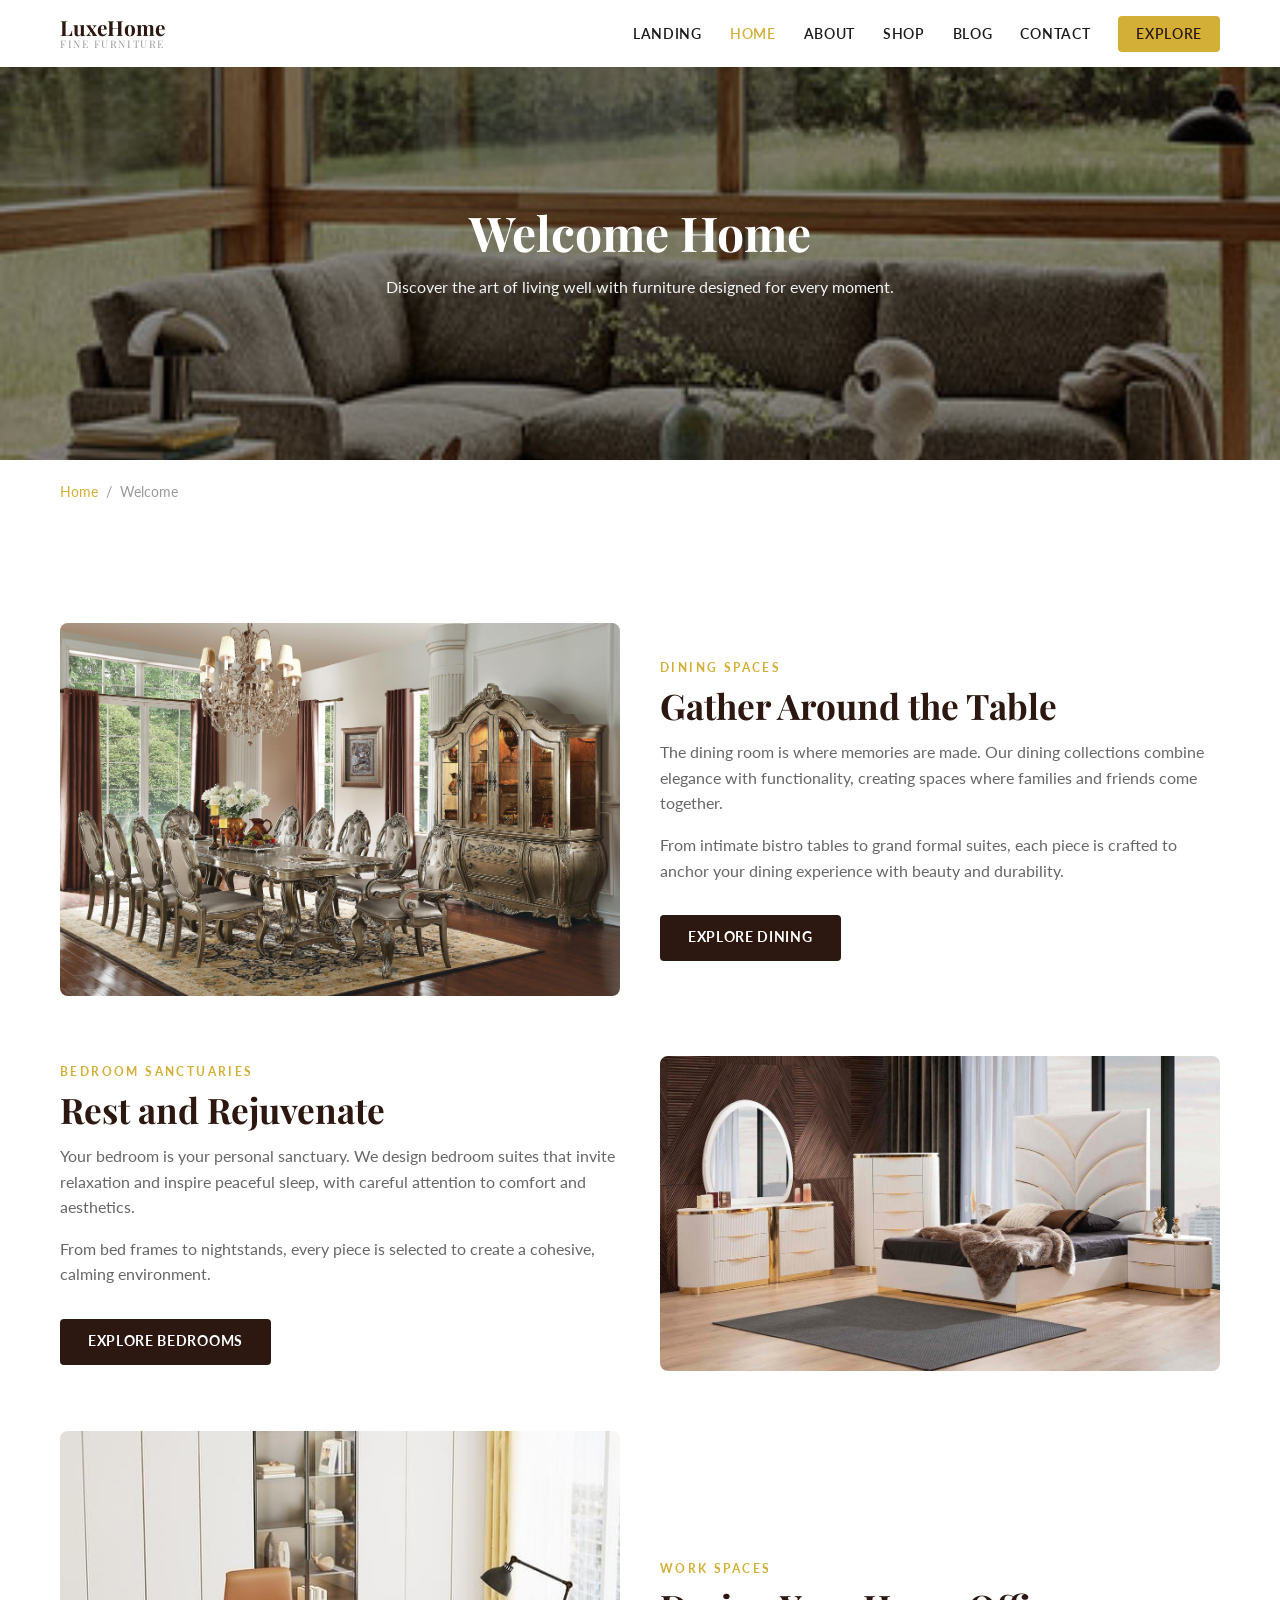
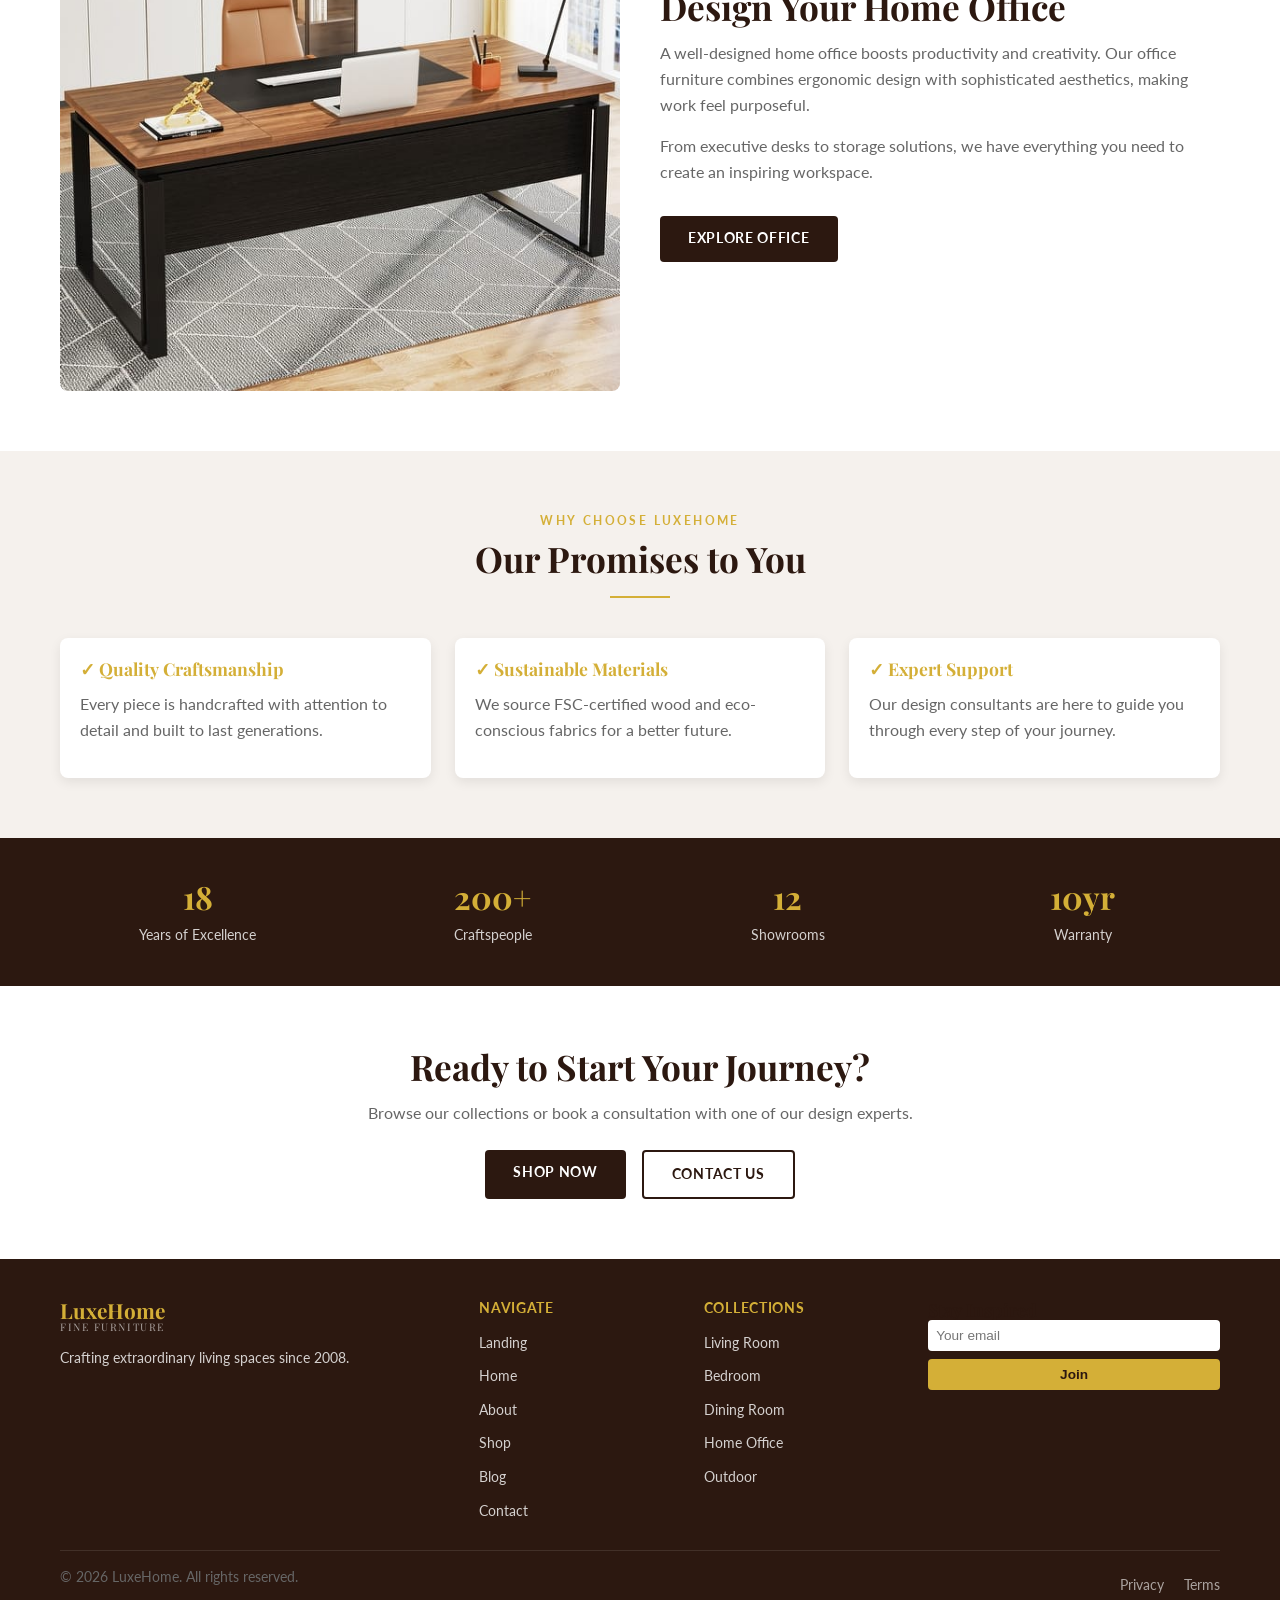
<file: home.html>
<!DOCTYPE html>
<html lang="en">
<head>
  <meta charset="UTF-8" />
  <meta name="viewport" content="width=device-width, initial-scale=1.0" />
  <title>Home — LuxeHome Furniture</title>
  <link href="https://fonts.googleapis.com/css2?family=Playfair+Display:wght@700&family=Lato:wght@400;600;700&display=swap" rel="stylesheet" />
  <link rel="stylesheet" href="styles.css" />
</head>
<body>

  <!-- NAVIGATION -->
  <nav class="navbar" id="navbar">
    <div class="container navbar-inner">
      <a href="index.html" class="logo">
        <span>LuxeHome</span>
        <span class="logo-tagline">Fine Furniture</span>
      </a>
      <ul class="nav-links" id="navLinks">
        <li><a href="index.html">Landing</a></li>
        <li><a href="home.html" class="active">Home</a></li>
        <li><a href="about.html">About</a></li>
        <li><a href="shop.html">Shop</a></li>
        <li><a href="blog.html">Blog</a></li>
        <li><a href="contact.html">Contact</a></li>
        <li><a href="shop.html" class="nav-cta">Explore</a></li>
      </ul>
      <div class="hamburger" id="hamburger"><span></span><span></span><span></span></div>
    </div>
  </nav>

  <!-- PAGE HERO -->
  <section class="page-hero">
    <img src="images/modern-living.jpg" alt="Modern Living" />
    <div class="page-hero-overlay"></div>
    <div class="page-hero-content">
      <h1>Welcome Home</h1>
      <p>Discover the art of living well with furniture designed for every moment.</p>
    </div>
  </section>

  <!-- BREADCRUMB -->
  <section style="padding: 20px 0;">
    <div class="container">
      <div class="breadcrumb">
        <a href="index.html">Home</a>
        <span>/</span>
        <span>Welcome</span>
      </div>
    </div>
  </section>

  <!-- MAIN CONTENT -->
  <section>
    <div class="container">
      <div class="grid-2" style="align-items: center; gap: 40px; margin-bottom: 60px;">
        <img src="images/dining.jpg" alt="Dining Collection" style="border-radius: 8px; width: 100%; height: auto;" />
        <div>
          <span class="eyebrow">Dining Spaces</span>
          <h2>Gather Around the Table</h2>
          <p>The dining room is where memories are made. Our dining collections combine elegance with functionality, creating spaces where families and friends come together.</p>
          <p>From intimate bistro tables to grand formal suites, each piece is crafted to anchor your dining experience with beauty and durability.</p>
          <a href="shop.html" class="btn btn-dark" style="margin-top: 16px;">Explore Dining</a>
        </div>
      </div>

      <div class="grid-2" style="align-items: center; gap: 40px; margin-bottom: 60px;">
        <div>
          <span class="eyebrow">Bedroom Sanctuaries</span>
          <h2>Rest and Rejuvenate</h2>
          <p>Your bedroom is your personal sanctuary. We design bedroom suites that invite relaxation and inspire peaceful sleep, with careful attention to comfort and aesthetics.</p>
          <p>From bed frames to nightstands, every piece is selected to create a cohesive, calming environment.</p>
          <a href="shop.html" class="btn btn-dark" style="margin-top: 16px;">Explore Bedrooms</a>
        </div>
        <img src="images/bedroom2.jpg" alt="Bedroom Collection" style="border-radius: 8px; width: 100%; height: auto;" />
      </div>

      <div class="grid-2" style="align-items: center; gap: 40px;">
        <img src="images/office-desk.jpg" alt="Home Office" style="border-radius: 8px; width: 100%; height: auto;" />
        <div>
          <span class="eyebrow">Work Spaces</span>
          <h2>Design Your Home Office</h2>
          <p>A well-designed home office boosts productivity and creativity. Our office furniture combines ergonomic design with sophisticated aesthetics, making work feel purposeful.</p>
          <p>From executive desks to storage solutions, we have everything you need to create an inspiring workspace.</p>
          <a href="shop.html" class="btn btn-dark" style="margin-top: 16px;">Explore Office</a>
        </div>
      </div>
    </div>
  </section>

  <!-- PROMISES -->
  <section style="background: var(--light-bg);">
    <div class="container">
      <div class="section-header">
        <span class="eyebrow">Why Choose LuxeHome</span>
        <h2>Our Promises to You</h2>
        <div class="divider"></div>
      </div>
      <div class="grid-3">
        <div class="card">
          <div class="card-body">
            <h4 style="color: var(--accent); margin-bottom: 12px;">✓ Quality Craftsmanship</h4>
            <p>Every piece is handcrafted with attention to detail and built to last generations.</p>
          </div>
        </div>
        <div class="card">
          <div class="card-body">
            <h4 style="color: var(--accent); margin-bottom: 12px;">✓ Sustainable Materials</h4>
            <p>We source FSC-certified wood and eco-conscious fabrics for a better future.</p>
          </div>
        </div>
        <div class="card">
          <div class="card-body">
            <h4 style="color: var(--accent); margin-bottom: 12px;">✓ Expert Support</h4>
            <p>Our design consultants are here to guide you through every step of your journey.</p>
          </div>
        </div>
      </div>
    </div>
  </section>

  <!-- STATS -->
  <div class="stats-bar">
    <div class="container">
      <div class="stats-grid">
        <div class="stat-item">
          <h3>18</h3>
          <p>Years of Excellence</p>
        </div>
        <div class="stat-item">
          <h3>200+</h3>
          <p>Craftspeople</p>
        </div>
        <div class="stat-item">
          <h3>12</h3>
          <p>Showrooms</p>
        </div>
        <div class="stat-item">
          <h3>10yr</h3>
          <p>Warranty</p>
        </div>
      </div>
    </div>
  </div>

  <!-- CTA -->
  <section style="text-align: center;">
    <div class="container">
      <h2>Ready to Start Your Journey?</h2>
      <p style="margin-bottom: 24px; max-width: 600px; margin-left: auto; margin-right: auto;">Browse our collections or book a consultation with one of our design experts.</p>
      <div style="display: flex; gap: 16px; justify-content: center; flex-wrap: wrap;">
        <a href="shop.html" class="btn btn-dark">Shop Now</a>
        <a href="contact.html" class="btn btn-outline">Contact Us</a>
      </div>
    </div>
  </section>

  <!-- FOOTER -->
  <footer class="footer">
    <div class="container">
      <div class="footer-grid">
        <div class="footer-brand">
          <div class="logo" style="color: var(--accent); margin-bottom: 12px;">
            <span>LuxeHome</span>
            <span class="logo-tagline" style="color: rgba(255, 255, 255, 0.6);">Fine Furniture</span>
          </div>
          <p>Crafting extraordinary living spaces since 2008.</p>
        </div>
        <div class="footer-col">
          <h4>Navigate</h4>
          <ul>
            <li><a href="index.html">Landing</a></li>
            <li><a href="home.html">Home</a></li>
            <li><a href="about.html">About</a></li>
            <li><a href="shop.html">Shop</a></li>
            <li><a href="blog.html">Blog</a></li>
            <li><a href="contact.html">Contact</a></li>
          </ul>
        </div>
        <div class="footer-col">
          <h4>Collections</h4>
          <ul>
            <li><a href="shop.html">Living Room</a></li>
            <li><a href="shop.html">Bedroom</a></li>
            <li><a href="shop.html">Dining Room</a></li>
            <li><a href="shop.html">Home Office</a></li>
            <li><a href="shop.html">Outdoor</a></li>
          </ul>
        </div>
        <div class="footer-newsletter">
          <h4>Stay Inspired</h4>
          <div class="footer-newsletter">
            <input type="email" placeholder="Your email" />
            <button type="button">Join</button>
          </div>
        </div>
      </div>
      <div class="footer-bottom">
        <p>&copy; 2026 LuxeHome. All rights reserved.</p>
        <div class="footer-bottom-links">
          <a href="#">Privacy</a>
          <a href="#">Terms</a>
        </div>
      </div>
    </div>
  </footer>

  <script>
    window.addEventListener('scroll', () => {
      document.getElementById('navbar').classList.toggle('scrolled', window.scrollY > 40);
    });
    document.getElementById('hamburger').addEventListener('click', () => {
      document.getElementById('navLinks').style.display = 
        document.getElementById('navLinks').style.display === 'flex' ? 'none' : 'flex';
    });
  </script>
</body>
</html>
</file>
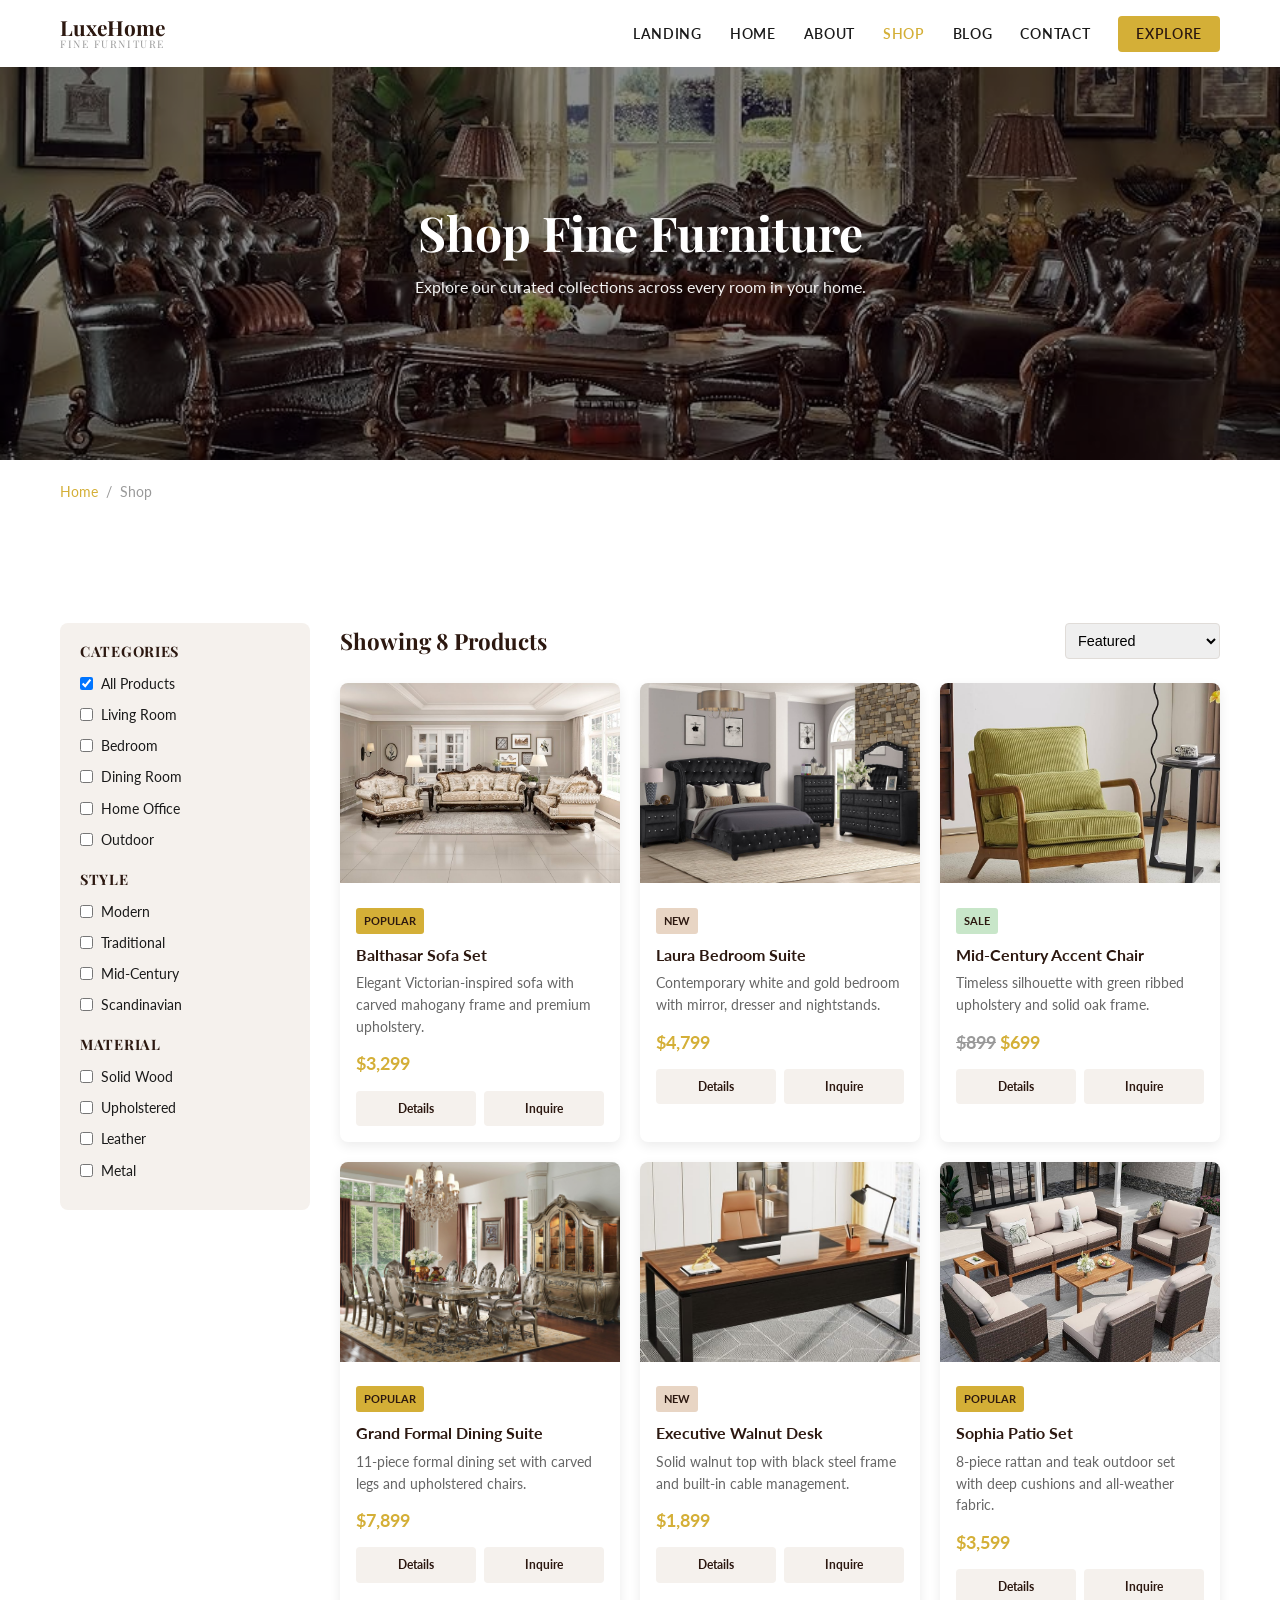
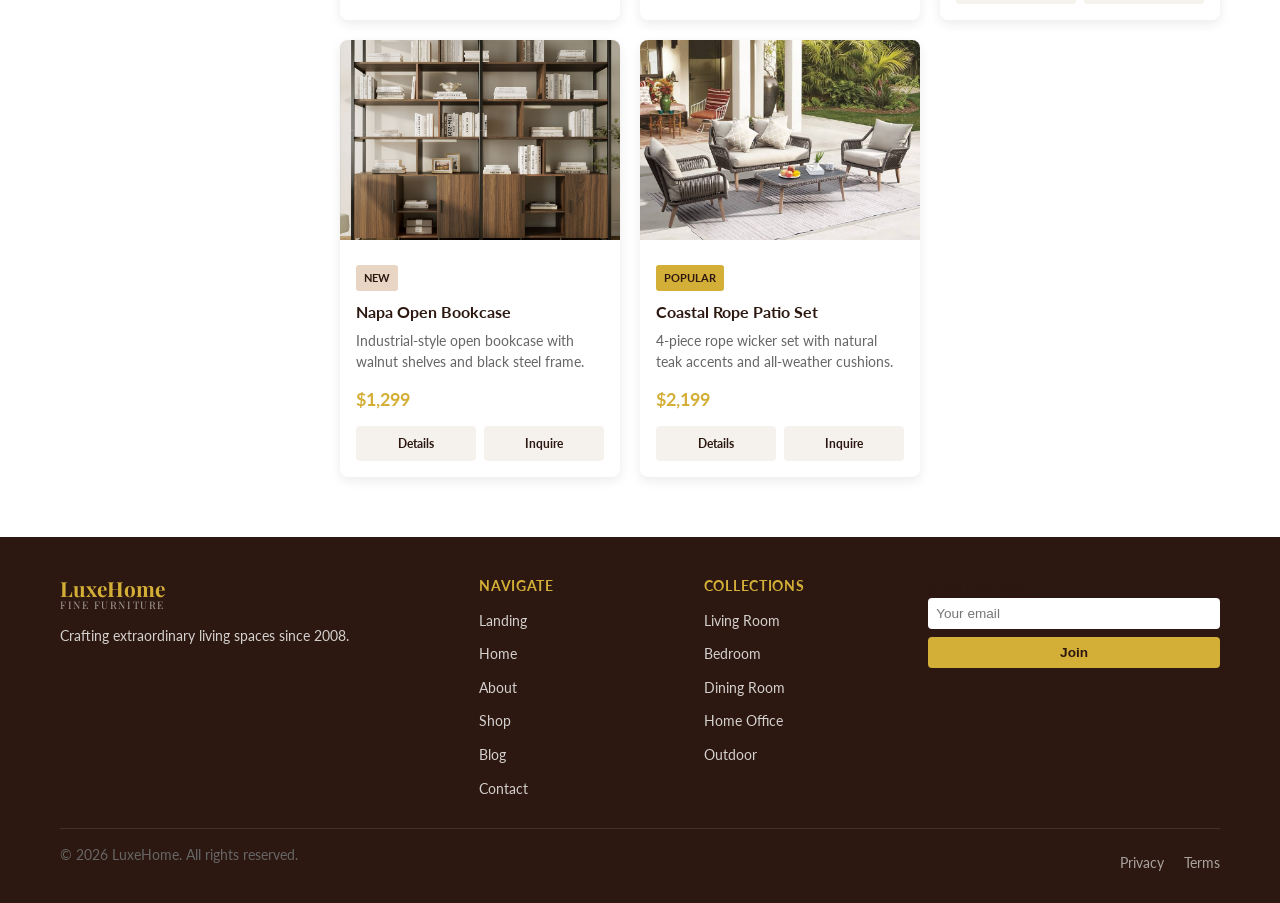
<file: shop.html>
<!DOCTYPE html>
<html lang="en">
<head>
  <meta charset="UTF-8" />
  <meta name="viewport" content="width=device-width, initial-scale=1.0" />
  <title>Shop — LuxeHome Furniture</title>
  <link href="https://fonts.googleapis.com/css2?family=Playfair+Display:wght@700&family=Lato:wght@400;600;700&display=swap" rel="stylesheet" />
  <link rel="stylesheet" href="styles.css" />
  <style>
    .shop-container {
      display: grid;
      grid-template-columns: 250px 1fr;
      gap: 30px;
    }
    .sidebar {
      background: var(--light-bg);
      padding: 20px;
      border-radius: 8px;
      height: fit-content;
    }
    .sidebar h4 {
      font-size: 0.9rem;
      text-transform: uppercase;
      letter-spacing: 0.05em;
      color: var(--primary);
      margin-bottom: 12px;
      margin-top: 20px;
    }
    .sidebar h4:first-child {
      margin-top: 0;
    }
    .filter-item {
      display: flex;
      align-items: center;
      gap: 8px;
      margin-bottom: 8px;
      font-size: 0.9rem;
    }
    .filter-item input {
      cursor: pointer;
    }
    .filter-item label {
      cursor: pointer;
      margin: 0;
      font-weight: 400;
      text-transform: none;
      letter-spacing: 0;
    }
    .products-grid {
      display: grid;
      grid-template-columns: repeat(3, 1fr);
      gap: 20px;
    }
    @media (max-width: 1024px) {
      .shop-container {
        grid-template-columns: 1fr;
      }
      .sidebar {
        display: grid;
        grid-template-columns: repeat(2, 1fr);
        height: auto;
      }
      .products-grid {
        grid-template-columns: repeat(2, 1fr);
      }
    }
    @media (max-width: 768px) {
      .products-grid {
        grid-template-columns: 1fr;
      }
    }
  </style>
</head>
<body>

  <!-- NAVIGATION -->
  <nav class="navbar" id="navbar">
    <div class="container navbar-inner">
      <a href="index.html" class="logo">
        <span>LuxeHome</span>
        <span class="logo-tagline">Fine Furniture</span>
      </a>
      <ul class="nav-links" id="navLinks">
        <li><a href="index.html">Landing</a></li>
        <li><a href="home.html">Home</a></li>
        <li><a href="about.html">About</a></li>
        <li><a href="shop.html" class="active">Shop</a></li>
        <li><a href="blog.html">Blog</a></li>
        <li><a href="contact.html">Contact</a></li>
        <li><a href="shop.html" class="nav-cta">Explore</a></li>
      </ul>
      <div class="hamburger" id="hamburger"><span></span><span></span><span></span></div>
    </div>
  </nav>

  <!-- PAGE HERO -->
  <section class="page-hero">
    <img src="images/sofa2.jpg" alt="Shop" />
    <div class="page-hero-overlay"></div>
    <div class="page-hero-content">
      <h1>Shop Fine Furniture</h1>
      <p>Explore our curated collections across every room in your home.</p>
    </div>
  </section>

  <!-- BREADCRUMB -->
  <section style="padding: 20px 0;">
    <div class="container">
      <div class="breadcrumb">
        <a href="index.html">Home</a>
        <span>/</span>
        <span>Shop</span>
      </div>
    </div>
  </section>

  <!-- SHOP CONTENT -->
  <section>
    <div class="container">
      <div class="shop-container">
        <!-- SIDEBAR FILTERS -->
        <aside class="sidebar">
          <h4>Categories</h4>
          <div class="filter-item">
            <input type="checkbox" id="cat-all" checked />
            <label for="cat-all">All Products</label>
          </div>
          <div class="filter-item">
            <input type="checkbox" id="cat-living" />
            <label for="cat-living">Living Room</label>
          </div>
          <div class="filter-item">
            <input type="checkbox" id="cat-bedroom" />
            <label for="cat-bedroom">Bedroom</label>
          </div>
          <div class="filter-item">
            <input type="checkbox" id="cat-dining" />
            <label for="cat-dining">Dining Room</label>
          </div>
          <div class="filter-item">
            <input type="checkbox" id="cat-office" />
            <label for="cat-office">Home Office</label>
          </div>
          <div class="filter-item">
            <input type="checkbox" id="cat-outdoor" />
            <label for="cat-outdoor">Outdoor</label>
          </div>

          <h4>Style</h4>
          <div class="filter-item">
            <input type="checkbox" id="style-modern" />
            <label for="style-modern">Modern</label>
          </div>
          <div class="filter-item">
            <input type="checkbox" id="style-traditional" />
            <label for="style-traditional">Traditional</label>
          </div>
          <div class="filter-item">
            <input type="checkbox" id="style-midcentury" />
            <label for="style-midcentury">Mid-Century</label>
          </div>
          <div class="filter-item">
            <input type="checkbox" id="style-scandinavian" />
            <label for="style-scandinavian">Scandinavian</label>
          </div>

          <h4>Material</h4>
          <div class="filter-item">
            <input type="checkbox" id="mat-wood" />
            <label for="mat-wood">Solid Wood</label>
          </div>
          <div class="filter-item">
            <input type="checkbox" id="mat-upholstered" />
            <label for="mat-upholstered">Upholstered</label>
          </div>
          <div class="filter-item">
            <input type="checkbox" id="mat-leather" />
            <label for="mat-leather">Leather</label>
          </div>
          <div class="filter-item">
            <input type="checkbox" id="mat-metal" />
            <label for="mat-metal">Metal</label>
          </div>
        </aside>

        <!-- PRODUCTS -->
        <div>
          <div style="display: flex; justify-content: space-between; align-items: center; margin-bottom: 24px;">
            <h3>Showing 8 Products</h3>
            <select style="padding: 8px; border: 1px solid var(--border); border-radius: 4px; font-size: 0.9rem;">
              <option>Featured</option>
              <option>Price: Low to High</option>
              <option>Price: High to Low</option>
              <option>Newest First</option>
            </select>
          </div>

          <div class="products-grid">
            <!-- Product 1 -->
            <div class="product-card">
              <img src="images/sofa-set.jpg" alt="Balthasar Sofa" class="product-image" />
              <div class="product-body">
                <span class="product-badge">Popular</span>
                <div class="product-name">Balthasar Sofa Set</div>
                <p class="product-text" style="font-size: 0.85rem; color: var(--text-mid); margin-bottom: 12px;">Elegant Victorian-inspired sofa with carved mahogany frame and premium upholstery.</p>
                <div class="product-price">$3,299</div>
                <div class="product-actions">
                  <a href="#">Details</a>
                  <a href="#">Inquire</a>
                </div>
              </div>
            </div>

            <!-- Product 2 -->
            <div class="product-card">
              <img src="images/bedroom.jpg" alt="Laura Bedroom" class="product-image" />
              <div class="product-body">
                <span class="product-badge" style="background: #e8d5c4; color: var(--primary);">New</span>
                <div class="product-name">Laura Bedroom Suite</div>
                <p class="product-text" style="font-size: 0.85rem; color: var(--text-mid); margin-bottom: 12px;">Contemporary white and gold bedroom with mirror, dresser and nightstands.</p>
                <div class="product-price">$4,799</div>
                <div class="product-actions">
                  <a href="#">Details</a>
                  <a href="#">Inquire</a>
                </div>
              </div>
            </div>

            <!-- Product 3 -->
            <div class="product-card">
              <img src="images/accent-chair.jpg" alt="Mid-Century Chair" class="product-image" />
              <div class="product-body">
                <span class="product-badge" style="background: #c8e6c9; color: var(--primary);">Sale</span>
                <div class="product-name">Mid-Century Accent Chair</div>
                <p class="product-text" style="font-size: 0.85rem; color: var(--text-mid); margin-bottom: 12px;">Timeless silhouette with green ribbed upholstery and solid oak frame.</p>
                <div class="product-price"><span style="text-decoration: line-through; color: var(--text-light);">$899</span> $699</div>
                <div class="product-actions">
                  <a href="#">Details</a>
                  <a href="#">Inquire</a>
                </div>
              </div>
            </div>

            <!-- Product 4 -->
            <div class="product-card">
              <img src="images/dining.jpg" alt="Formal Dining" class="product-image" />
              <div class="product-body">
                <span class="product-badge">Popular</span>
                <div class="product-name">Grand Formal Dining Suite</div>
                <p class="product-text" style="font-size: 0.85rem; color: var(--text-mid); margin-bottom: 12px;">11-piece formal dining set with carved legs and upholstered chairs.</p>
                <div class="product-price">$7,899</div>
                <div class="product-actions">
                  <a href="#">Details</a>
                  <a href="#">Inquire</a>
                </div>
              </div>
            </div>

            <!-- Product 5 -->
            <div class="product-card">
              <img src="images/office-desk.jpg" alt="Executive Desk" class="product-image" />
              <div class="product-body">
                <span class="product-badge" style="background: #e8d5c4; color: var(--primary);">New</span>
                <div class="product-name">Executive Walnut Desk</div>
                <p class="product-text" style="font-size: 0.85rem; color: var(--text-mid); margin-bottom: 12px;">Solid walnut top with black steel frame and built-in cable management.</p>
                <div class="product-price">$1,899</div>
                <div class="product-actions">
                  <a href="#">Details</a>
                  <a href="#">Inquire</a>
                </div>
              </div>
            </div>

            <!-- Product 6 -->
            <div class="product-card">
              <img src="images/outdoor.jpg" alt="Patio Set" class="product-image" />
              <div class="product-body">
                <span class="product-badge">Popular</span>
                <div class="product-name">Sophia Patio Set</div>
                <p class="product-text" style="font-size: 0.85rem; color: var(--text-mid); margin-bottom: 12px;">8-piece rattan and teak outdoor set with deep cushions and all-weather fabric.</p>
                <div class="product-price">$3,599</div>
                <div class="product-actions">
                  <a href="#">Details</a>
                  <a href="#">Inquire</a>
                </div>
              </div>
            </div>

            <!-- Product 7 -->
            <div class="product-card">
              <img src="images/bookshelf.jpg" alt="Bookcase" class="product-image" />
              <div class="product-body">
                <span class="product-badge" style="background: #e8d5c4; color: var(--primary);">New</span>
                <div class="product-name">Napa Open Bookcase</div>
                <p class="product-text" style="font-size: 0.85rem; color: var(--text-mid); margin-bottom: 12px;">Industrial-style open bookcase with walnut shelves and black steel frame.</p>
                <div class="product-price">$1,299</div>
                <div class="product-actions">
                  <a href="#">Details</a>
                  <a href="#">Inquire</a>
                </div>
              </div>
            </div>

            <!-- Product 8 -->
            <div class="product-card">
              <img src="images/outdoor2.jpg" alt="Rope Patio" class="product-image" />
              <div class="product-body">
                <span class="product-badge">Popular</span>
                <div class="product-name">Coastal Rope Patio Set</div>
                <p class="product-text" style="font-size: 0.85rem; color: var(--text-mid); margin-bottom: 12px;">4-piece rope wicker set with natural teak accents and all-weather cushions.</p>
                <div class="product-price">$2,199</div>
                <div class="product-actions">
                  <a href="#">Details</a>
                  <a href="#">Inquire</a>
                </div>
              </div>
            </div>
          </div>
        </div>
      </div>
    </div>
  </section>

  <!-- FOOTER -->
  <footer class="footer">
    <div class="container">
      <div class="footer-grid">
        <div class="footer-brand">
          <div class="logo" style="color: var(--accent); margin-bottom: 12px;">
            <span>LuxeHome</span>
            <span class="logo-tagline" style="color: rgba(255, 255, 255, 0.6);">Fine Furniture</span>
          </div>
          <p>Crafting extraordinary living spaces since 2008.</p>
        </div>
        <div class="footer-col">
          <h4>Navigate</h4>
          <ul>
            <li><a href="index.html">Landing</a></li>
            <li><a href="home.html">Home</a></li>
            <li><a href="about.html">About</a></li>
            <li><a href="shop.html">Shop</a></li>
            <li><a href="blog.html">Blog</a></li>
            <li><a href="contact.html">Contact</a></li>
          </ul>
        </div>
        <div class="footer-col">
          <h4>Collections</h4>
          <ul>
            <li><a href="shop.html">Living Room</a></li>
            <li><a href="shop.html">Bedroom</a></li>
            <li><a href="shop.html">Dining Room</a></li>
            <li><a href="shop.html">Home Office</a></li>
            <li><a href="shop.html">Outdoor</a></li>
          </ul>
        </div>
        <div class="footer-newsletter">
          <h4>Stay Inspired</h4>
          <div class="footer-newsletter">
            <input type="email" placeholder="Your email" />
            <button type="button">Join</button>
          </div>
        </div>
      </div>
      <div class="footer-bottom">
        <p>&copy; 2026 LuxeHome. All rights reserved.</p>
        <div class="footer-bottom-links">
          <a href="#">Privacy</a>
          <a href="#">Terms</a>
        </div>
      </div>
    </div>
  </footer>

  <script>
    window.addEventListener('scroll', () => {
      document.getElementById('navbar').classList.toggle('scrolled', window.scrollY > 40);
    });
    document.getElementById('hamburger').addEventListener('click', () => {
      document.getElementById('navLinks').style.display = 
        document.getElementById('navLinks').style.display === 'flex' ? 'none' : 'flex';
    });
  </script>
</body>
</html>
</file>
<file: styles.css>
/* ===== LUXEHOME FURNITURE - SIMPLIFIED STYLES ===== */

:root {
  --primary: #2c1810;
  --secondary: #5a4a42;
  --accent: #d4af37;
  --light-bg: #f5f1ed;
  --cream: #faf8f5;
  --white: #ffffff;
  --text-dark: #1a1a1a;
  --text-mid: #666666;
  --text-light: #999999;
  --border: #e0dcd8;
  --shadow: 0 4px 12px rgba(0, 0, 0, 0.08);
  --transition: all 0.3s ease;
}

* {
  margin: 0;
  padding: 0;
  box-sizing: border-box;
}

html {
  scroll-behavior: smooth;
}

body {
  font-family: 'Lato', -apple-system, BlinkMacSystemFont, 'Segoe UI', sans-serif;
  color: var(--text-dark);
  background: var(--white);
  line-height: 1.6;
}

/* ===== TYPOGRAPHY ===== */
h1, h2, h3, h4, h5, h6 {
  font-family: 'Playfair Display', Georgia, serif;
  font-weight: 700;
  line-height: 1.2;
  color: var(--primary);
}

h1 { font-size: 3rem; }
h2 { font-size: 2.2rem; margin-bottom: 12px; }
h3 { font-size: 1.4rem; }
h4 { font-size: 1.1rem; }
h5 { font-size: 0.95rem; }

p { margin-bottom: 16px; color: var(--text-mid); }
a { color: var(--accent); text-decoration: none; transition: var(--transition); }
a:hover { color: var(--secondary); }

.lead { font-size: 1.1rem; color: var(--text-dark); font-weight: 500; }
.eyebrow { font-size: 0.75rem; font-weight: 700; letter-spacing: 0.2em; text-transform: uppercase; color: var(--accent); display: block; margin-bottom: 8px; }

/* ===== LAYOUT ===== */
.container {
  max-width: 1200px;
  margin: 0 auto;
  padding: 0 20px;
}

section {
  padding: 60px 0;
}

.section-header {
  text-align: center;
  margin-bottom: 40px;
}

.divider {
  width: 60px;
  height: 2px;
  background: var(--accent);
  margin: 16px auto;
}

/* ===== NAVIGATION ===== */
.navbar {
  background: var(--white);
  padding: 16px 0;
  position: fixed;
  top: 0;
  left: 0;
  right: 0;
  z-index: 1000;
  border-bottom: 1px solid transparent;
  transition: var(--transition);
}

.navbar.scrolled {
  border-bottom-color: var(--border);
  box-shadow: var(--shadow);
}

.navbar-inner {
  display: flex;
  justify-content: space-between;
  align-items: center;
}

.logo {
  font-family: 'Playfair Display', serif;
  font-size: 1.3rem;
  font-weight: 700;
  color: var(--primary);
  display: flex;
  flex-direction: column;
  line-height: 1.1;
}

.logo-tagline {
  font-size: 0.65rem;
  font-weight: 400;
  letter-spacing: 0.15em;
  text-transform: uppercase;
  color: var(--text-light);
}

.nav-links {
  display: flex;
  list-style: none;
  gap: 28px;
  align-items: center;
}

.nav-links a {
  font-size: 0.85rem;
  font-weight: 600;
  text-transform: uppercase;
  letter-spacing: 0.05em;
  color: var(--text-dark);
  transition: var(--transition);
}

.nav-links a:hover,
.nav-links a.active {
  color: var(--accent);
}

.nav-cta {
  background: var(--accent);
  color: var(--primary) !important;
  padding: 10px 18px;
  border-radius: 4px;
  font-weight: 700;
}

.nav-cta:hover {
  background: var(--secondary);
  color: var(--white) !important;
}

.hamburger {
  display: none;
  flex-direction: column;
  gap: 5px;
  cursor: pointer;
}

.hamburger span {
  width: 24px;
  height: 2px;
  background: var(--primary);
  transition: var(--transition);
}

/* ===== BUTTONS ===== */
.btn {
  display: inline-block;
  padding: 12px 28px;
  border-radius: 4px;
  font-weight: 700;
  font-size: 0.85rem;
  text-transform: uppercase;
  letter-spacing: 0.05em;
  border: none;
  cursor: pointer;
  transition: var(--transition);
  text-align: center;
}

.btn-dark {
  background: var(--primary);
  color: var(--white);
}

.btn-dark:hover {
  background: var(--secondary);
}

.btn-outline {
  background: transparent;
  border: 2px solid var(--primary);
  color: var(--primary);
}

.btn-outline:hover {
  background: var(--primary);
  color: var(--white);
}

/* ===== HERO SECTIONS ===== */
.hero {
  position: relative;
  height: 600px;
  display: flex;
  align-items: center;
  justify-content: center;
  text-align: center;
  color: var(--white);
  overflow: hidden;
  margin-top: 60px;
}

.hero img {
  position: absolute;
  top: 0;
  left: 0;
  width: 100%;
  height: 100%;
  object-fit: cover;
  z-index: -1;
}

.hero::before {
  content: '';
  position: absolute;
  top: 0;
  left: 0;
  width: 100%;
  height: 100%;
  background: rgba(0, 0, 0, 0.4);
  z-index: 0;
}

.hero-content {
  position: relative;
  z-index: 1;
  max-width: 700px;
}

.hero h1 {
  color: var(--white);
  margin-bottom: 16px;
  font-size: 2.8rem;
}

.hero p {
  color: rgba(255, 255, 255, 0.9);
  font-size: 1.1rem;
  margin-bottom: 24px;
}

.page-hero {
  position: relative;
  height: 400px;
  display: flex;
  align-items: center;
  justify-content: center;
  text-align: center;
  color: var(--white);
  overflow: hidden;
  margin-top: 60px;
}

.page-hero img {
  position: absolute;
  top: 0;
  left: 0;
  width: 100%;
  height: 100%;
  object-fit: cover;
  z-index: -1;
}

.page-hero-overlay {
  position: absolute;
  top: 0;
  left: 0;
  width: 100%;
  height: 100%;
  background: rgba(0, 0, 0, 0.45);
  z-index: 0;
}

.page-hero-content {
  position: relative;
  z-index: 1;
  max-width: 600px;
}

.page-hero-content h1 {
  color: var(--white);
  margin-bottom: 12px;
}

.page-hero-content p {
  color: rgba(255, 255, 255, 0.95);
  font-size: 1rem;
}

/* ===== BREADCRUMB ===== */
.breadcrumb {
  display: flex;
  gap: 8px;
  align-items: center;
  margin-bottom: 40px;
  font-size: 0.9rem;
  color: var(--text-light);
}

.breadcrumb a {
  color: var(--accent);
}

/* ===== CARDS ===== */
.card {
  background: var(--white);
  border-radius: 8px;
  overflow: hidden;
  box-shadow: var(--shadow);
  transition: var(--transition);
}

.card:hover {
  transform: translateY(-4px);
  box-shadow: 0 8px 20px rgba(0, 0, 0, 0.12);
}

.card-image {
  width: 100%;
  height: 240px;
  object-fit: cover;
}

.card-body {
  padding: 20px;
}

.card-title {
  font-size: 1.1rem;
  margin-bottom: 8px;
}

.card-text {
  font-size: 0.9rem;
  color: var(--text-mid);
  margin-bottom: 12px;
}

/* ===== FORMS ===== */
.form-group {
  margin-bottom: 16px;
}

.form-group label {
  display: block;
  font-weight: 600;
  font-size: 0.85rem;
  text-transform: uppercase;
  letter-spacing: 0.05em;
  margin-bottom: 6px;
  color: var(--primary);
}

.form-group input,
.form-group textarea,
.form-group select {
  width: 100%;
  padding: 12px;
  border: 1px solid var(--border);
  border-radius: 4px;
  font-family: inherit;
  font-size: 0.95rem;
  transition: var(--transition);
}

.form-group input:focus,
.form-group textarea:focus,
.form-group select:focus {
  outline: none;
  border-color: var(--accent);
  box-shadow: 0 0 0 3px rgba(212, 175, 55, 0.1);
}

.form-group textarea {
  resize: vertical;
  min-height: 120px;
}

/* ===== GRID LAYOUTS ===== */
.grid-2 {
  display: grid;
  grid-template-columns: repeat(2, 1fr);
  gap: 24px;
}

.grid-3 {
  display: grid;
  grid-template-columns: repeat(3, 1fr);
  gap: 24px;
}

.grid-4 {
  display: grid;
  grid-template-columns: repeat(4, 1fr);
  gap: 20px;
}

/* ===== PRODUCT CARD ===== */
.product-card {
  background: var(--white);
  border-radius: 8px;
  overflow: hidden;
  box-shadow: var(--shadow);
  transition: var(--transition);
}

.product-card:hover {
  transform: translateY(-4px);
  box-shadow: 0 8px 20px rgba(0, 0, 0, 0.12);
}

.product-image {
  width: 100%;
  height: 200px;
  object-fit: cover;
  background: var(--light-bg);
}

.product-body {
  padding: 16px;
}

.product-badge {
  display: inline-block;
  background: var(--accent);
  color: var(--primary);
  font-size: 0.7rem;
  font-weight: 700;
  padding: 4px 8px;
  border-radius: 3px;
  margin-bottom: 8px;
  text-transform: uppercase;
}

.product-name {
  font-size: 1rem;
  font-weight: 700;
  margin-bottom: 6px;
  color: var(--primary);
}

.product-price {
  font-size: 1.1rem;
  font-weight: 700;
  color: var(--accent);
  margin-bottom: 12px;
}

.product-actions {
  display: flex;
  gap: 8px;
}

.product-actions a {
  flex: 1;
  padding: 8px;
  background: var(--light-bg);
  color: var(--primary);
  text-align: center;
  border-radius: 4px;
  font-size: 0.75rem;
  font-weight: 700;
  transition: var(--transition);
}

.product-actions a:hover {
  background: var(--accent);
  color: var(--primary);
}

/* ===== STATS BAR ===== */
.stats-bar {
  background: var(--primary);
  color: var(--white);
  padding: 40px 0;
}

.stats-grid {
  display: grid;
  grid-template-columns: repeat(4, 1fr);
  gap: 20px;
  text-align: center;
}

.stat-item h3 {
  color: var(--accent);
  font-size: 2rem;
  margin-bottom: 6px;
}

.stat-item p {
  color: rgba(255, 255, 255, 0.8);
  font-size: 0.9rem;
  margin: 0;
}

/* ===== FOOTER ===== */
.footer {
  background: var(--primary);
  color: var(--white);
  padding: 40px 0 20px;
}

.footer-grid {
  display: grid;
  grid-template-columns: 2fr 1fr 1fr 1.5fr;
  gap: 30px;
  margin-bottom: 20px;
}

.footer-brand p {
  font-size: 0.9rem;
  color: rgba(255, 255, 255, 0.8);
  margin-bottom: 12px;
}

.footer-col h4 {
  font-family: 'Lato', sans-serif;
  font-size: 0.9rem;
  font-weight: 700;
  text-transform: uppercase;
  letter-spacing: 0.05em;
  color: var(--accent);
  margin-bottom: 12px;
}

.footer-col ul {
  list-style: none;
}

.footer-col ul li {
  margin-bottom: 8px;
}

.footer-col a {
  color: rgba(255, 255, 255, 0.8);
  font-size: 0.9rem;
  transition: var(--transition);
}

.footer-col a:hover {
  color: var(--accent);
}

.footer-newsletter input {
  width: 100%;
  padding: 8px;
  border: none;
  border-radius: 4px;
  margin-bottom: 8px;
  font-size: 0.85rem;
}

.footer-newsletter button {
  width: 100%;
  padding: 8px;
  background: var(--accent);
  color: var(--primary);
  border: none;
  border-radius: 4px;
  font-weight: 700;
  font-size: 0.85rem;
  cursor: pointer;
  transition: var(--transition);
}

.footer-newsletter button:hover {
  background: rgba(212, 175, 55, 0.8);
}

.footer-bottom {
  border-top: 1px solid rgba(255, 255, 255, 0.1);
  padding-top: 16px;
  display: flex;
  justify-content: space-between;
  align-items: center;
  font-size: 0.85rem;
  color: rgba(255, 255, 255, 0.6);
}

.footer-bottom-links {
  display: flex;
  gap: 20px;
}

.footer-bottom-links a {
  color: rgba(255, 255, 255, 0.6);
}

.footer-bottom-links a:hover {
  color: var(--accent);
}

/* ===== RESPONSIVE ===== */
@media (max-width: 1024px) {
  .grid-4 { grid-template-columns: repeat(3, 1fr); }
  .grid-3 { grid-template-columns: repeat(2, 1fr); }
  .stats-grid { grid-template-columns: repeat(2, 1fr); }
  .footer-grid { grid-template-columns: repeat(2, 1fr); }
}

@media (max-width: 768px) {
  h1 { font-size: 2rem; }
  h2 { font-size: 1.6rem; }
  
  .nav-links { gap: 12px; }
  .nav-links a { font-size: 0.75rem; }
  
  .hero { height: 400px; }
  .hero h1 { font-size: 2rem; }
  
  .grid-2, .grid-3, .grid-4 { grid-template-columns: 1fr; }
  .stats-grid { grid-template-columns: 1fr; }
  .footer-grid { grid-template-columns: 1fr; }
  .footer-bottom { flex-direction: column; gap: 12px; text-align: center; }
}

@media (max-width: 600px) {
  .container { padding: 0 16px; }
  
  .navbar-inner {
    flex-wrap: wrap;
  }
  
  .nav-links {
    display: none;
    position: absolute;
    top: 100%;
    left: 0;
    right: 0;
    flex-direction: column;
    background: var(--white);
    padding: 16px;
    gap: 12px;
    border-bottom: 1px solid var(--border);
  }
  
  .hamburger { display: flex; }
  
  h1 { font-size: 1.6rem; }
  h2 { font-size: 1.3rem; }
  
  .hero { height: 300px; margin-top: 50px; }
  .hero h1 { font-size: 1.5rem; }
  
  .page-hero { height: 300px; }
  
  section { padding: 40px 0; }
}
</file>
